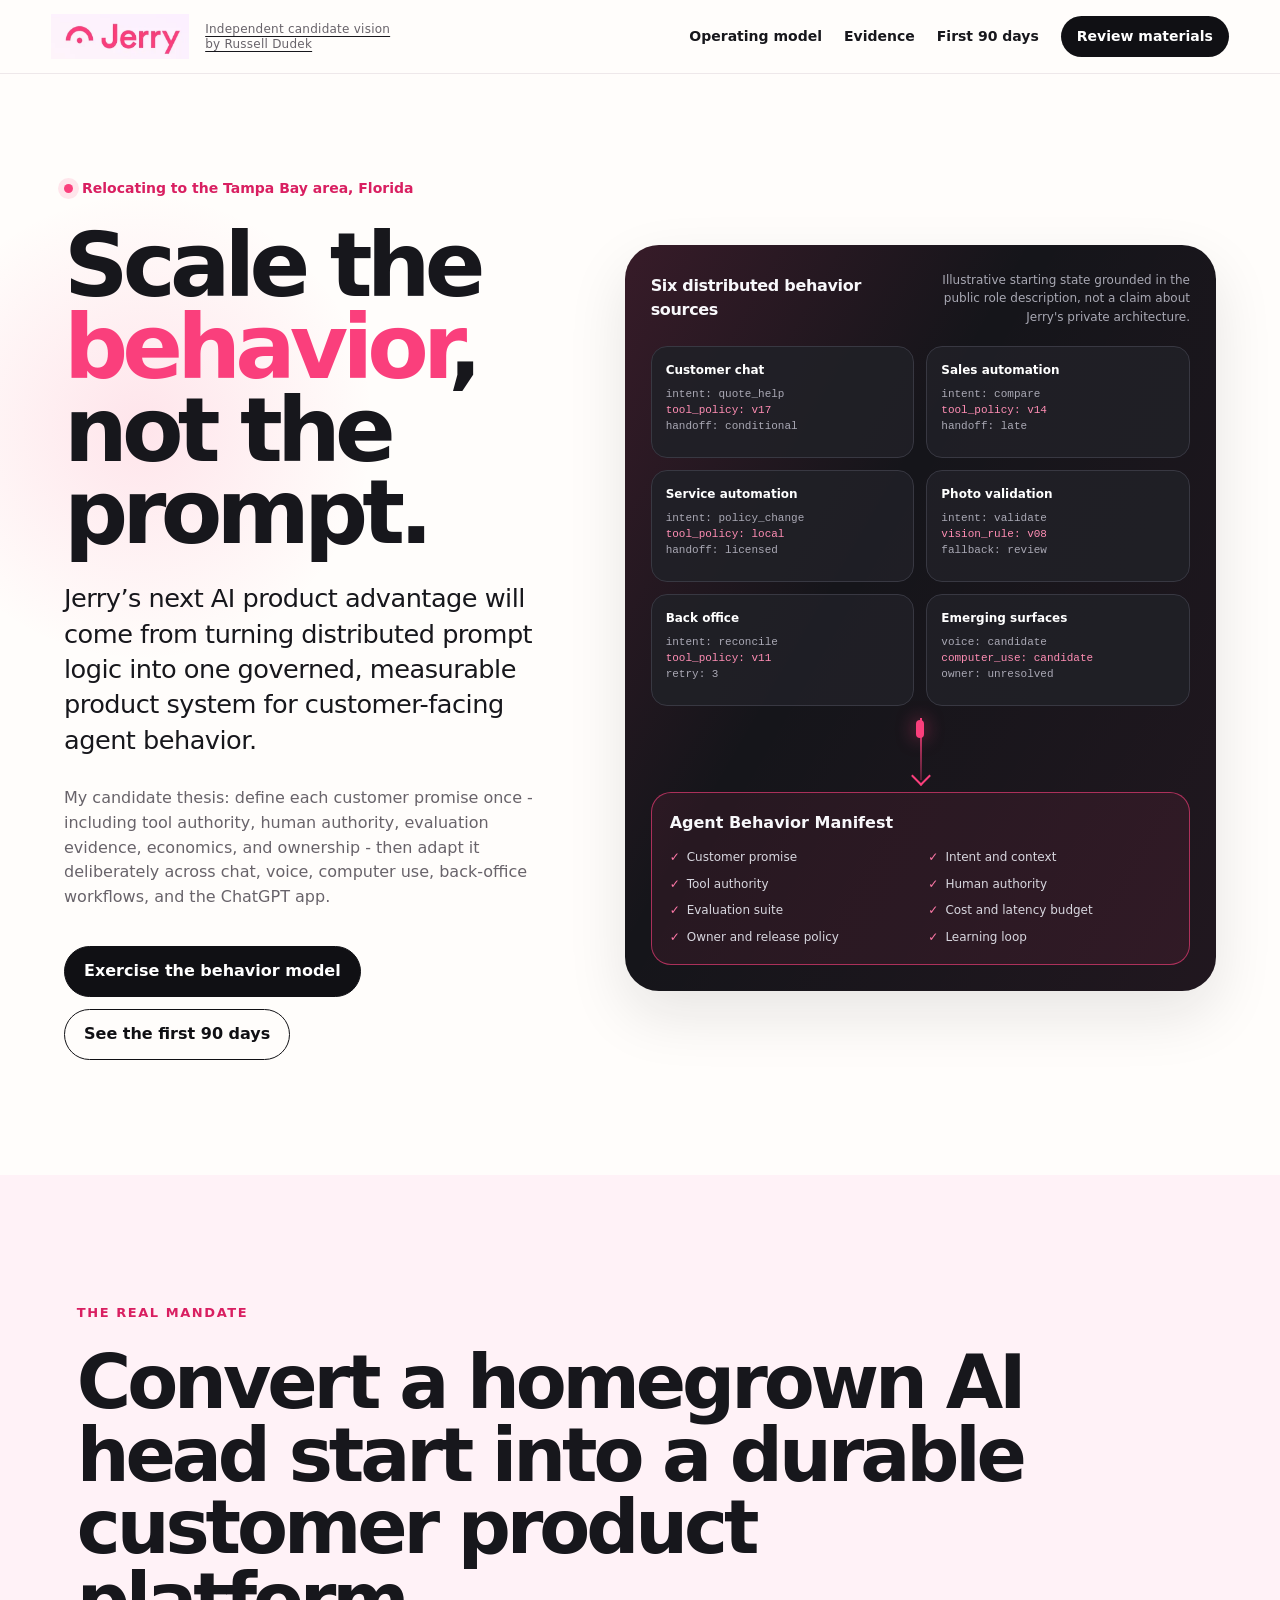
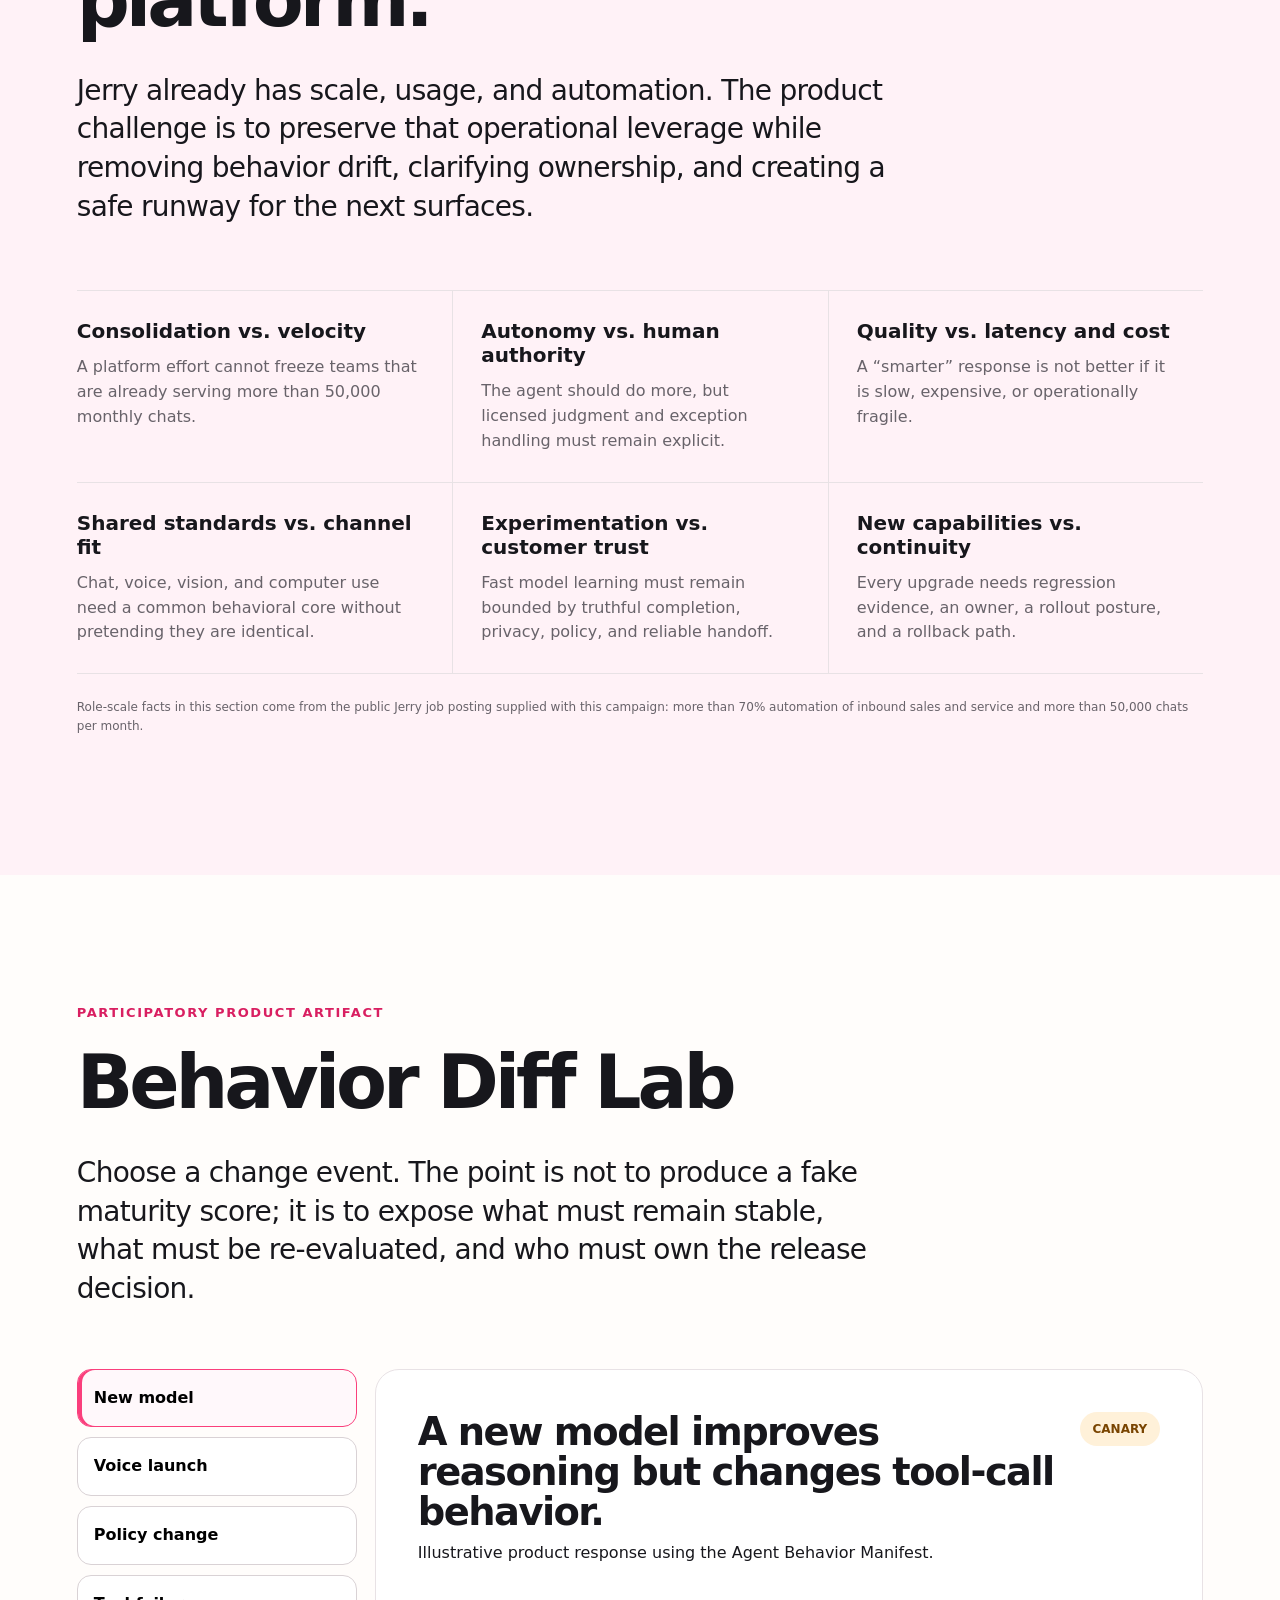
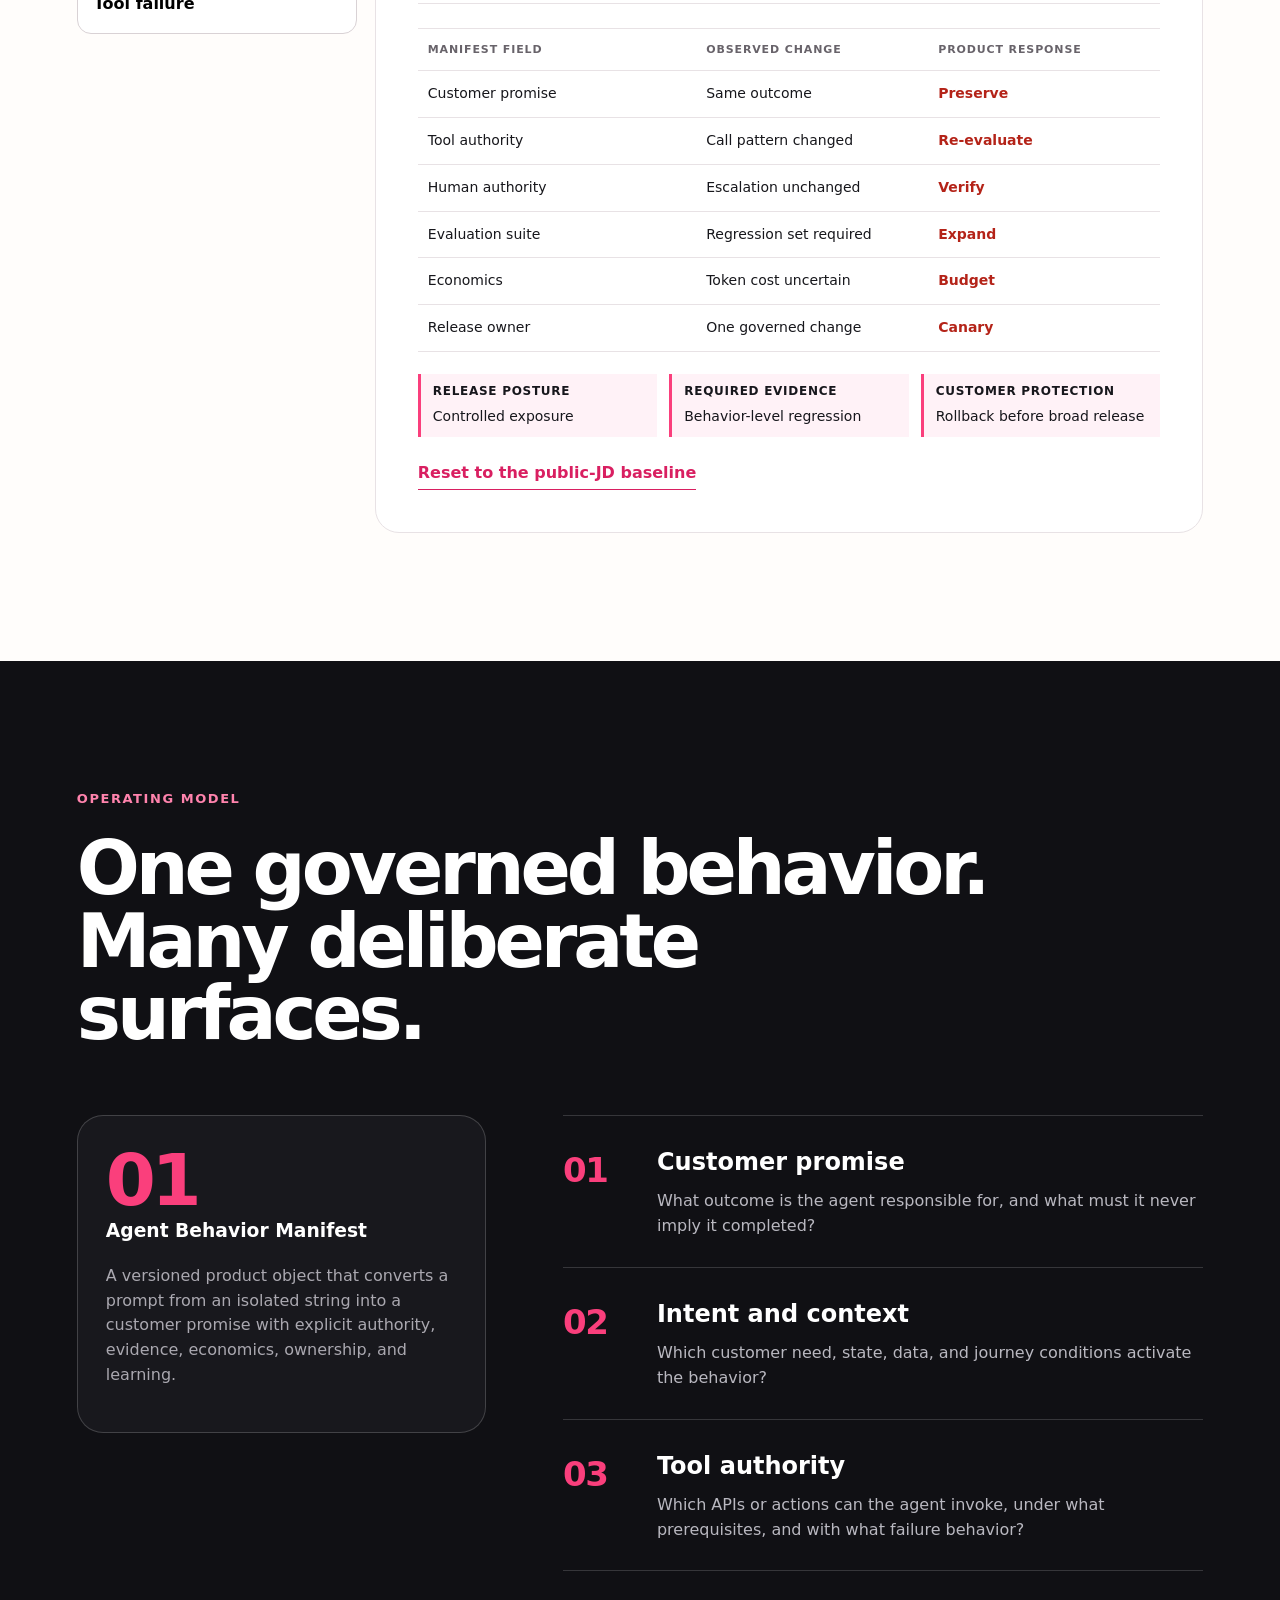
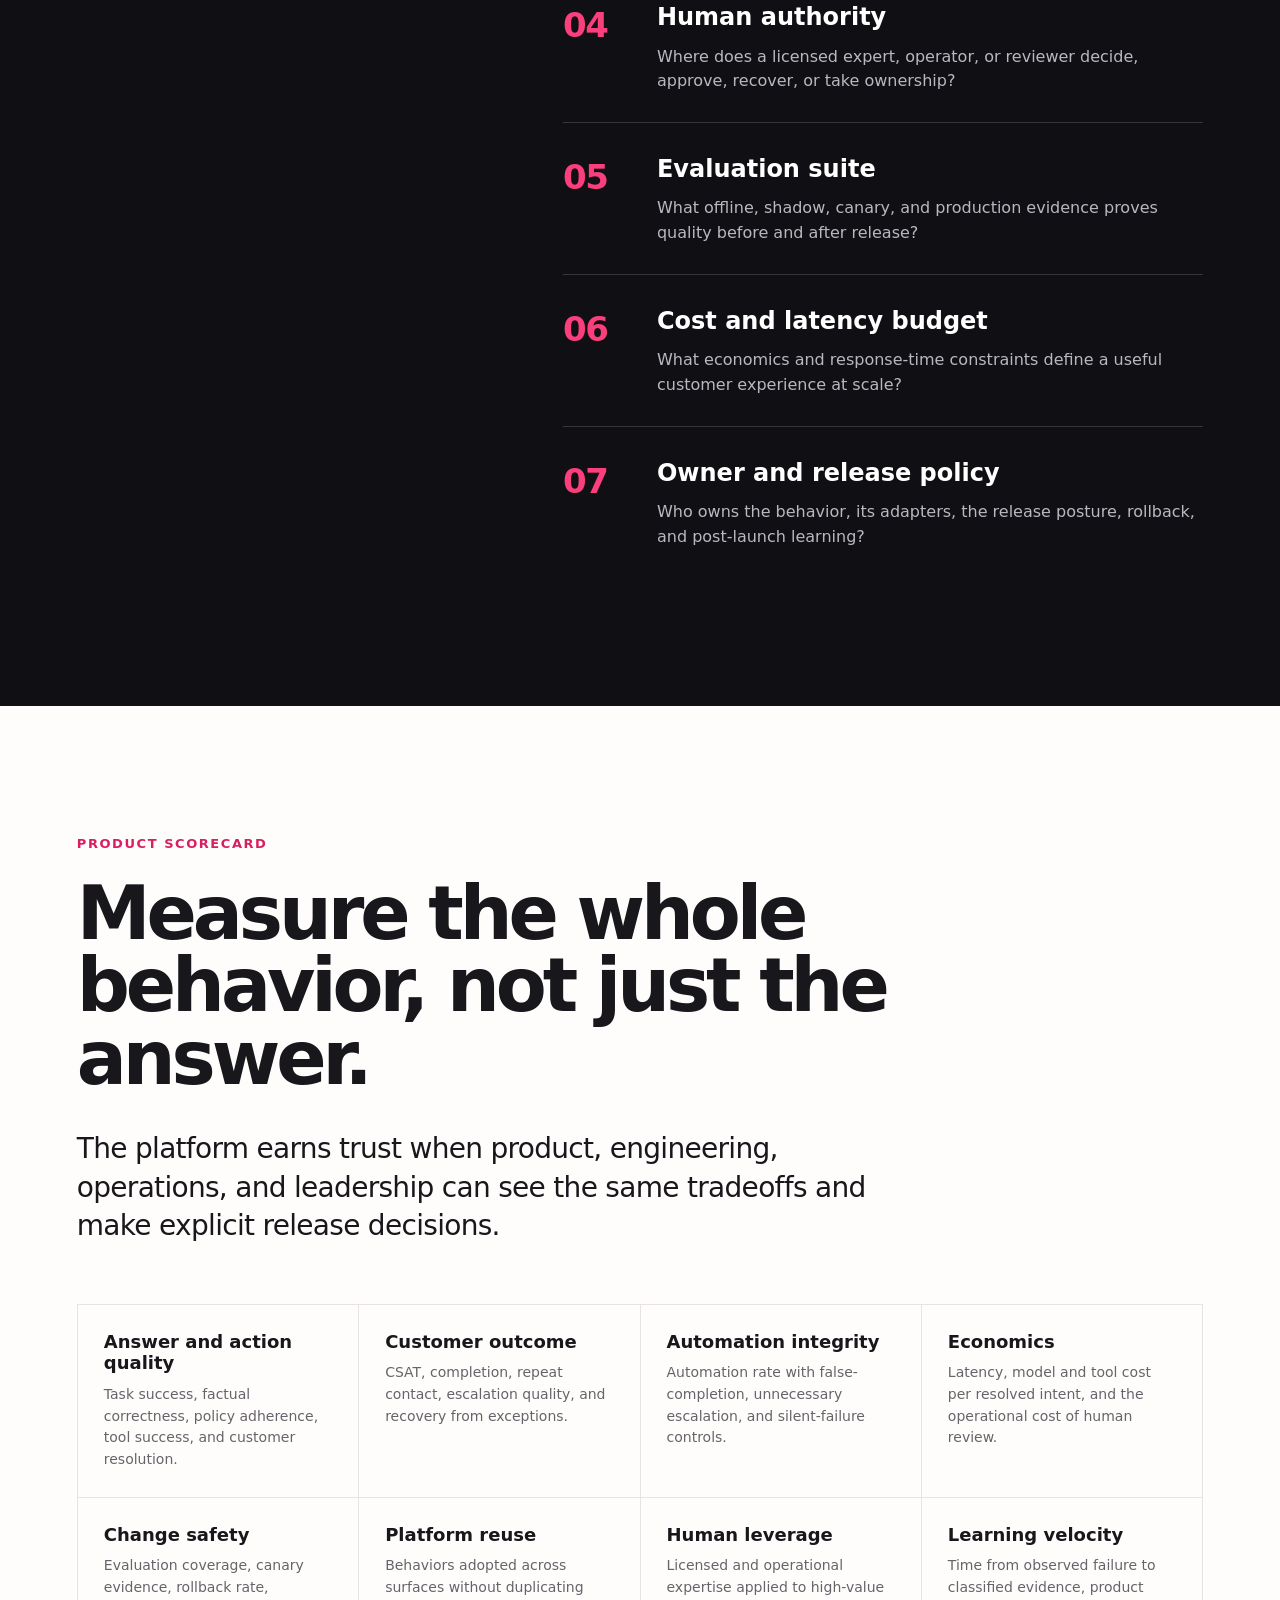
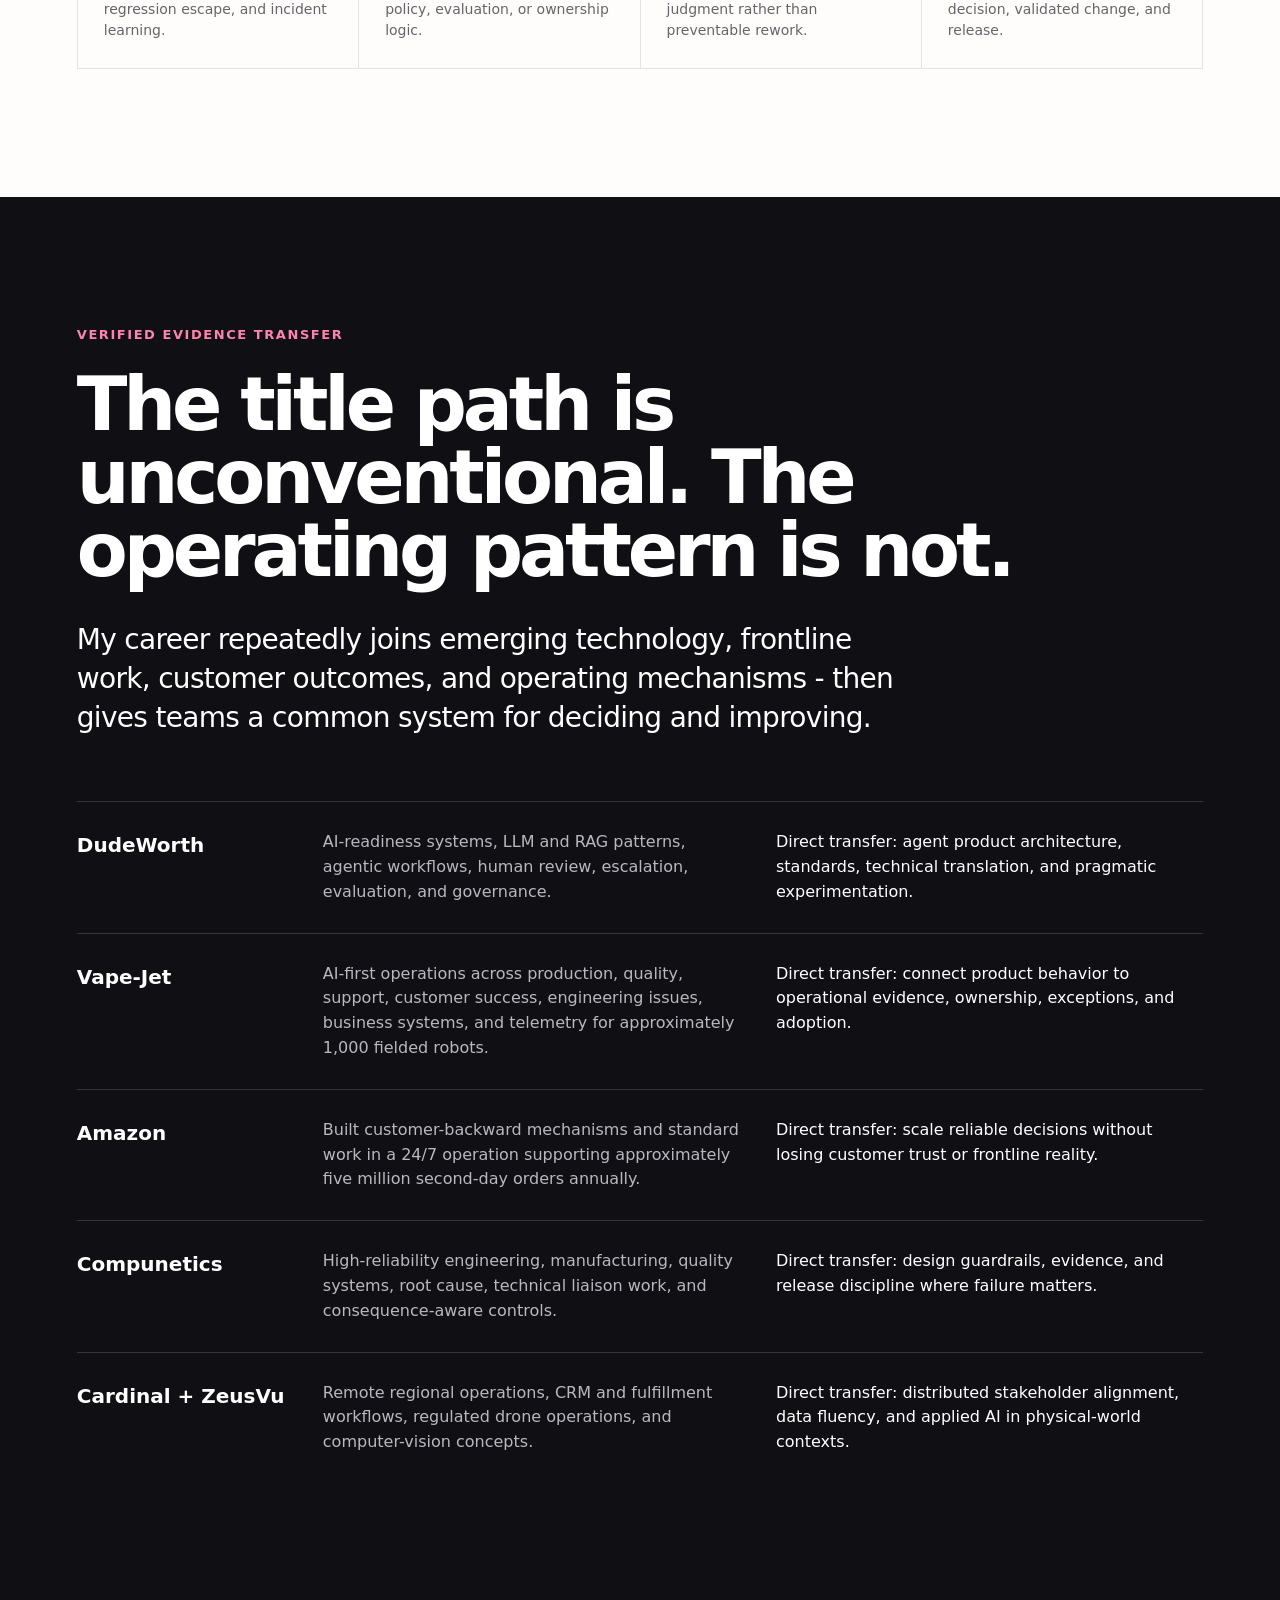
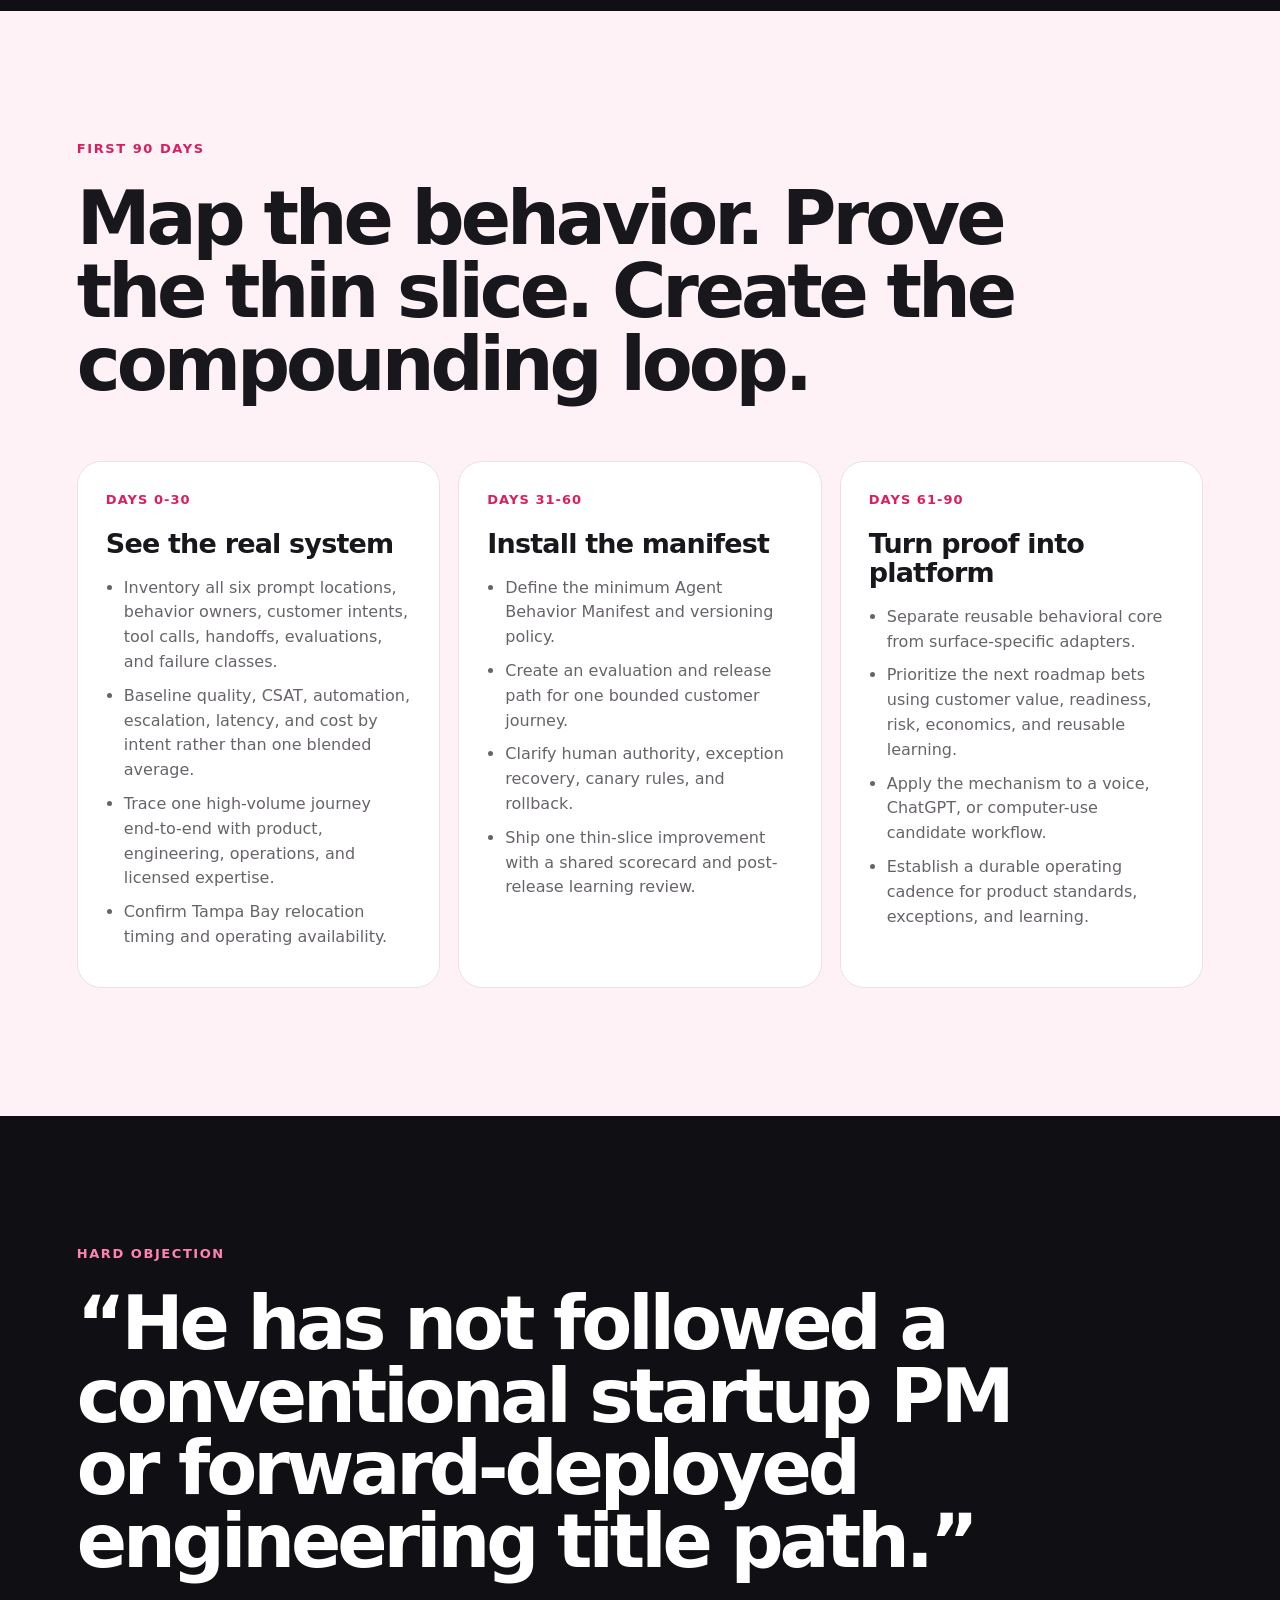
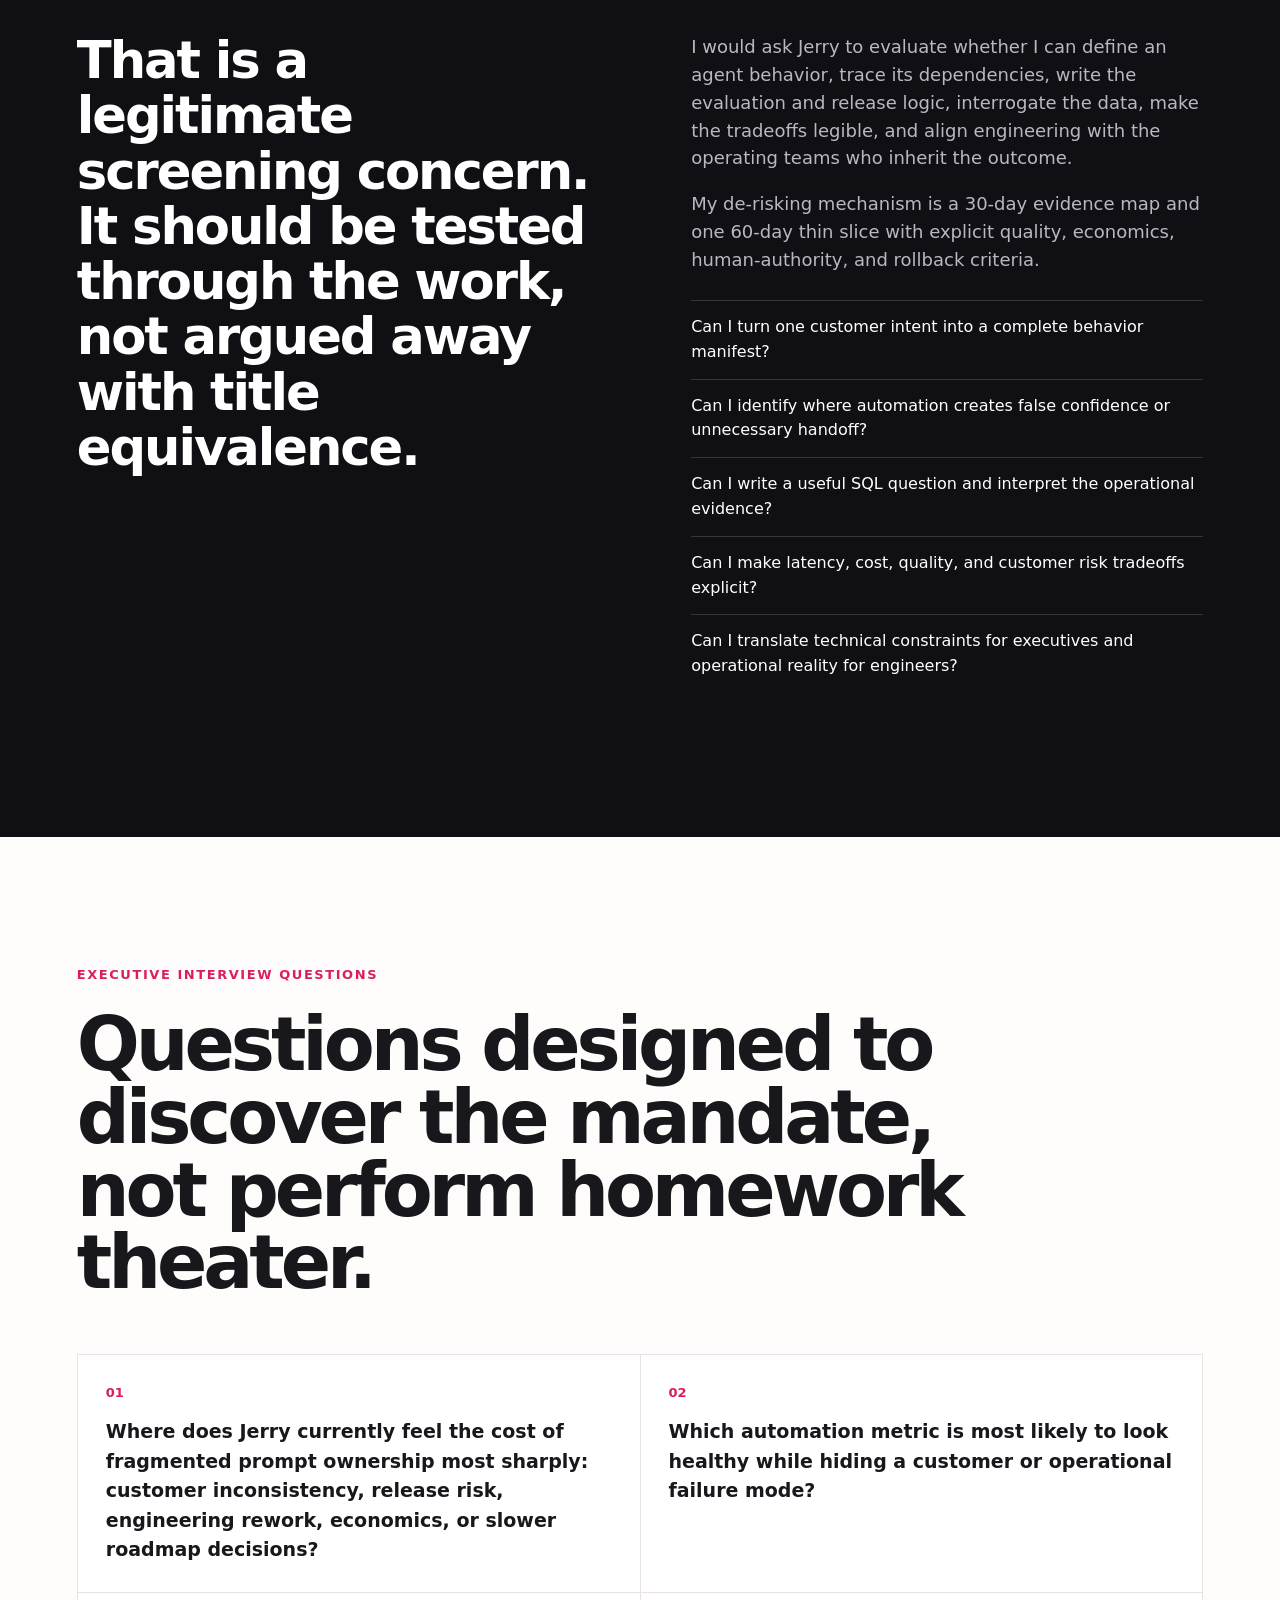
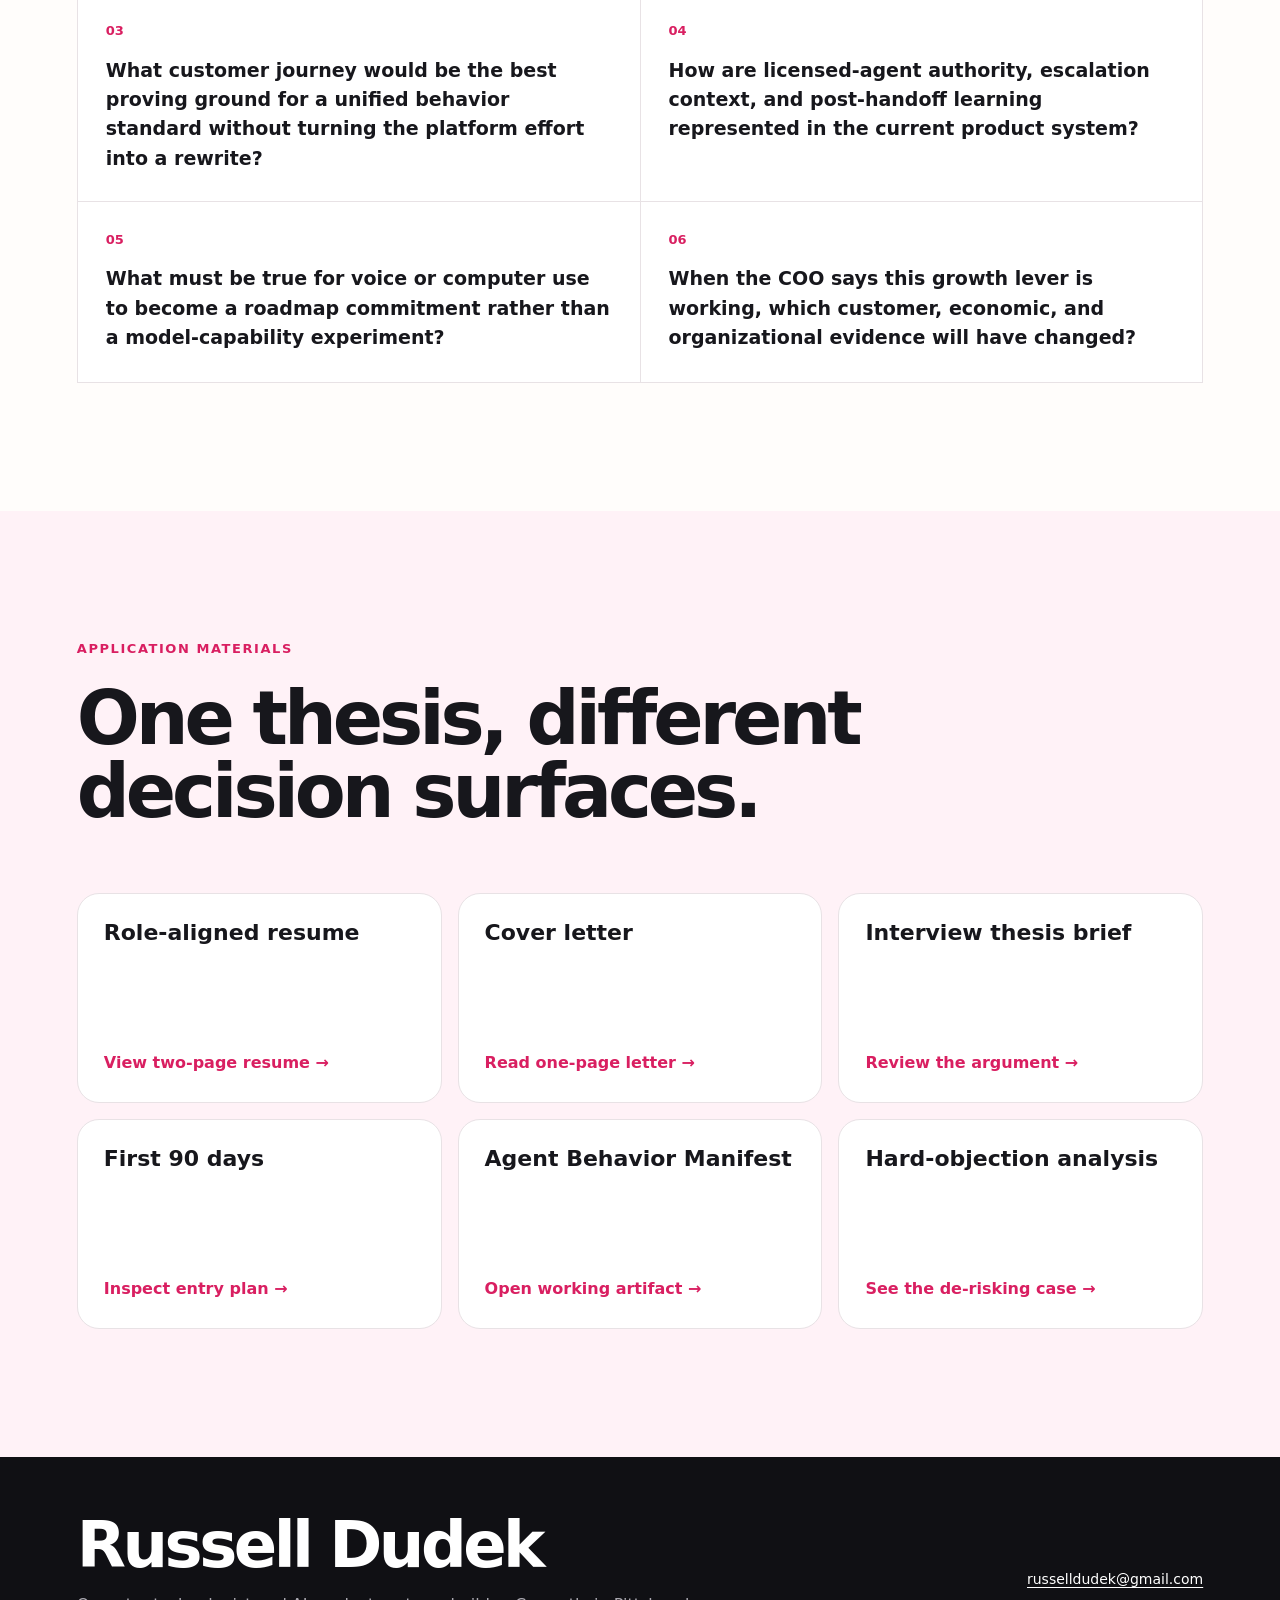
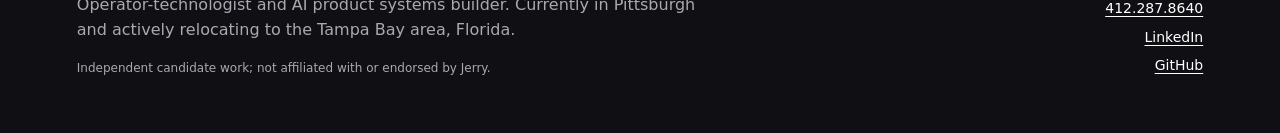
<file: index.html>
<!doctype html>
<html lang="en">
<head>
  <meta charset="utf-8">
  <meta name="viewport" content="width=device-width, initial-scale=1">
  <meta name="description" content="Independent candidate vision by Russell Dudek for Jerry's Senior Product Manager, Agentic AI role.">
  <title>Russell Dudek | Jerry Senior Product Manager, Agentic AI</title>
  <link rel="stylesheet" href="styles.css">
  <script src="app.js" defer></script>
</head>
<body>
<div class="site-shell">
  <nav class="site-nav" aria-label="Primary navigation">
    <a class="brand-lockup" href="index.html" aria-label="Jerry candidate vision home">
      <img src="assets/brand/jerry-wordmark.png" alt="Jerry wordmark">
      <small>Independent candidate vision<br>by Russell Dudek</small>
    </a>
    <div class="nav-links">
      <a href="#model">Operating model</a>
      <a href="#evidence">Evidence</a>
      <a href="#entry">First 90 days</a>
      <a class="nav-cta" href="#documents">Review materials</a>
    </div>
  </nav>

  <main>
    <section class="hero">
      <div class="hero-copy">
        <div class="location-line">Relocating to the Tampa Bay area, Florida</div>
        <h1>Scale the <span class="pink">behavior</span>, not the prompt.</h1>
        <p class="hero-lede">Jerry’s next AI product advantage will come from turning distributed prompt logic into one governed, measurable product system for customer-facing agent behavior.</p>
        <p class="hero-thesis">My candidate thesis: define each customer promise once - including tool authority, human authority, evaluation evidence, economics, and ownership - then adapt it deliberately across chat, voice, computer use, back-office workflows, and the ChatGPT app.</p>
        <div class="hero-actions">
          <a class="btn" href="#lab">Exercise the behavior model</a>
          <a class="btn alt" href="#entry">See the first 90 days</a>
        </div>
      </div>

      <div class="compiler" aria-label="Illustrative agent behavior compilation model">
        <div class="compiler-head">
          <div class="compiler-title">Six distributed behavior sources</div>
          <div class="compiler-caption">Illustrative starting state grounded in the public role description, not a claim about Jerry's private architecture.</div>
        </div>
        <div class="fragment-grid">
          <div class="fragment"><strong>Customer chat</strong><code>intent: quote_help<br><span class="change">tool_policy: v17</span><br>handoff: conditional</code></div>
          <div class="fragment"><strong>Sales automation</strong><code>intent: compare<br><span class="change">tool_policy: v14</span><br>handoff: late</code></div>
          <div class="fragment"><strong>Service automation</strong><code>intent: policy_change<br><span class="change">tool_policy: local</span><br>handoff: licensed</code></div>
          <div class="fragment"><strong>Photo validation</strong><code>intent: validate<br><span class="change">vision_rule: v08</span><br>fallback: review</code></div>
          <div class="fragment"><strong>Back office</strong><code>intent: reconcile<br><span class="change">tool_policy: v11</span><br>retry: 3</code></div>
          <div class="fragment"><strong>Emerging surfaces</strong><code>voice: candidate<br><span class="change">computer_use: candidate</span><br>owner: unresolved</code></div>
        </div>
        <div class="compile-path" aria-hidden="true"><span class="compile-pulse"></span></div>
        <div class="manifest-card">
          <h3>Agent Behavior Manifest</h3>
          <div class="manifest-fields">
            <span>Customer promise</span><span>Intent and context</span><span>Tool authority</span><span>Human authority</span><span>Evaluation suite</span><span>Cost and latency budget</span><span>Owner and release policy</span><span>Learning loop</span>
          </div>
        </div>
      </div>
    </section>

    <section class="section blush" id="context">
      <div class="section-label">The real mandate</div>
      <h2>Convert a homegrown AI head start into a durable customer product platform.</h2>
      <p class="section-intro">Jerry already has scale, usage, and automation. The product challenge is to preserve that operational leverage while removing behavior drift, clarifying ownership, and creating a safe runway for the next surfaces.</p>
      <div class="tension-band">
        <div class="tension"><strong>Consolidation vs. velocity</strong><p>A platform effort cannot freeze teams that are already serving more than 50,000 monthly chats.</p></div>
        <div class="tension"><strong>Autonomy vs. human authority</strong><p>The agent should do more, but licensed judgment and exception handling must remain explicit.</p></div>
        <div class="tension"><strong>Quality vs. latency and cost</strong><p>A “smarter” response is not better if it is slow, expensive, or operationally fragile.</p></div>
        <div class="tension"><strong>Shared standards vs. channel fit</strong><p>Chat, voice, vision, and computer use need a common behavioral core without pretending they are identical.</p></div>
        <div class="tension"><strong>Experimentation vs. customer trust</strong><p>Fast model learning must remain bounded by truthful completion, privacy, policy, and reliable handoff.</p></div>
        <div class="tension"><strong>New capabilities vs. continuity</strong><p>Every upgrade needs regression evidence, an owner, a rollout posture, and a rollback path.</p></div>
      </div>
      <p class="source-note">Role-scale facts in this section come from the public Jerry job posting supplied with this campaign: more than 70% automation of inbound sales and service and more than 50,000 chats per month.</p>
    </section>

    <section class="section" id="lab">
      <div class="section-label">Participatory product artifact</div>
      <h2>Behavior Diff Lab</h2>
      <p class="section-intro">Choose a change event. The point is not to produce a fake maturity score; it is to expose what must remain stable, what must be re-evaluated, and who must own the release decision.</p>
      <div class="lab">
        <div class="scenario-list" role="tablist" aria-label="Change-event scenarios">
          <button class="scenario-button" role="tab" aria-selected="true" data-scenario="model">New model</button>
          <button class="scenario-button" role="tab" aria-selected="false" data-scenario="voice">Voice launch</button>
          <button class="scenario-button" role="tab" aria-selected="false" data-scenario="policy">Policy change</button>
          <button class="scenario-button" role="tab" aria-selected="false" data-scenario="failure">Tool failure</button>
        </div>
        <div class="lab-output" role="tabpanel" aria-live="polite">
          <div class="lab-top"><div><h3 data-lab-title></h3><p>Illustrative product response using the Agent Behavior Manifest.</p></div><div class="decision" data-decision></div></div>
          <div class="diff-table" data-diff-table></div>
          <div class="output-summary" data-output-summary></div>
          <button class="reset-button" type="button" data-reset>Reset to the public-JD baseline</button>
        </div>
      </div>
    </section>

    <section class="section dark" id="model">
      <div class="section-label">Operating model</div>
      <h2>One governed behavior. Many deliberate surfaces.</h2>
      <div class="manifest-layout">
        <aside class="manifest-spine">
          <div class="big">01</div>
          <h3>Agent Behavior Manifest</h3>
          <p>A versioned product object that converts a prompt from an isolated string into a customer promise with explicit authority, evidence, economics, ownership, and learning.</p>
        </aside>
        <div class="manifest-list">
          <div class="manifest-item"><div><h3>Customer promise</h3><p>What outcome is the agent responsible for, and what must it never imply it completed?</p></div></div>
          <div class="manifest-item"><div><h3>Intent and context</h3><p>Which customer need, state, data, and journey conditions activate the behavior?</p></div></div>
          <div class="manifest-item"><div><h3>Tool authority</h3><p>Which APIs or actions can the agent invoke, under what prerequisites, and with what failure behavior?</p></div></div>
          <div class="manifest-item"><div><h3>Human authority</h3><p>Where does a licensed expert, operator, or reviewer decide, approve, recover, or take ownership?</p></div></div>
          <div class="manifest-item"><div><h3>Evaluation suite</h3><p>What offline, shadow, canary, and production evidence proves quality before and after release?</p></div></div>
          <div class="manifest-item"><div><h3>Cost and latency budget</h3><p>What economics and response-time constraints define a useful customer experience at scale?</p></div></div>
          <div class="manifest-item"><div><h3>Owner and release policy</h3><p>Who owns the behavior, its adapters, the release posture, rollback, and post-launch learning?</p></div></div>
        </div>
      </div>
    </section>

    <section class="section" id="scorecard">
      <div class="section-label">Product scorecard</div>
      <h2>Measure the whole behavior, not just the answer.</h2>
      <p class="section-intro">The platform earns trust when product, engineering, operations, and leadership can see the same tradeoffs and make explicit release decisions.</p>
      <div class="scorecard">
        <div class="metric"><strong>Answer and action quality</strong><p>Task success, factual correctness, policy adherence, tool success, and customer resolution.</p></div>
        <div class="metric"><strong>Customer outcome</strong><p>CSAT, completion, repeat contact, escalation quality, and recovery from exceptions.</p></div>
        <div class="metric"><strong>Automation integrity</strong><p>Automation rate with false-completion, unnecessary escalation, and silent-failure controls.</p></div>
        <div class="metric"><strong>Economics</strong><p>Latency, model and tool cost per resolved intent, and the operational cost of human review.</p></div>
        <div class="metric"><strong>Change safety</strong><p>Evaluation coverage, canary evidence, rollback rate, regression escape, and incident learning.</p></div>
        <div class="metric"><strong>Platform reuse</strong><p>Behaviors adopted across surfaces without duplicating policy, evaluation, or ownership logic.</p></div>
        <div class="metric"><strong>Human leverage</strong><p>Licensed and operational expertise applied to high-value judgment rather than preventable rework.</p></div>
        <div class="metric"><strong>Learning velocity</strong><p>Time from observed failure to classified evidence, product decision, validated change, and release.</p></div>
      </div>
    </section>

    <section class="section dark" id="evidence">
      <div class="section-label">Verified evidence transfer</div>
      <h2>The title path is unconventional. The operating pattern is not.</h2>
      <p class="section-intro">My career repeatedly joins emerging technology, frontline work, customer outcomes, and operating mechanisms - then gives teams a common system for deciding and improving.</p>
      <div class="evidence-river">
        <div class="evidence-row"><strong>DudeWorth</strong><p>AI-readiness systems, LLM and RAG patterns, agentic workflows, human review, escalation, evaluation, and governance.</p><p class="transfer">Direct transfer: agent product architecture, standards, technical translation, and pragmatic experimentation.</p></div>
        <div class="evidence-row"><strong>Vape-Jet</strong><p>AI-first operations across production, quality, support, customer success, engineering issues, business systems, and telemetry for approximately 1,000 fielded robots.</p><p class="transfer">Direct transfer: connect product behavior to operational evidence, ownership, exceptions, and adoption.</p></div>
        <div class="evidence-row"><strong>Amazon</strong><p>Built customer-backward mechanisms and standard work in a 24/7 operation supporting approximately five million second-day orders annually.</p><p class="transfer">Direct transfer: scale reliable decisions without losing customer trust or frontline reality.</p></div>
        <div class="evidence-row"><strong>Compunetics</strong><p>High-reliability engineering, manufacturing, quality systems, root cause, technical liaison work, and consequence-aware controls.</p><p class="transfer">Direct transfer: design guardrails, evidence, and release discipline where failure matters.</p></div>
        <div class="evidence-row"><strong>Cardinal + ZeusVu</strong><p>Remote regional operations, CRM and fulfillment workflows, regulated drone operations, and computer-vision concepts.</p><p class="transfer">Direct transfer: distributed stakeholder alignment, data fluency, and applied AI in physical-world contexts.</p></div>
      </div>
    </section>

    <section class="section blush" id="entry">
      <div class="section-label">First 90 days</div>
      <h2>Map the behavior. Prove the thin slice. Create the compounding loop.</h2>
      <div class="plan">
        <article class="phase"><div class="days">Days 0-30</div><h3>See the real system</h3><ul><li>Inventory all six prompt locations, behavior owners, customer intents, tool calls, handoffs, evaluations, and failure classes.</li><li>Baseline quality, CSAT, automation, escalation, latency, and cost by intent rather than one blended average.</li><li>Trace one high-volume journey end-to-end with product, engineering, operations, and licensed expertise.</li><li>Confirm Tampa Bay relocation timing and operating availability.</li></ul></article>
        <article class="phase"><div class="days">Days 31-60</div><h3>Install the manifest</h3><ul><li>Define the minimum Agent Behavior Manifest and versioning policy.</li><li>Create an evaluation and release path for one bounded customer journey.</li><li>Clarify human authority, exception recovery, canary rules, and rollback.</li><li>Ship one thin-slice improvement with a shared scorecard and post-release learning review.</li></ul></article>
        <article class="phase"><div class="days">Days 61-90</div><h3>Turn proof into platform</h3><ul><li>Separate reusable behavioral core from surface-specific adapters.</li><li>Prioritize the next roadmap bets using customer value, readiness, risk, economics, and reusable learning.</li><li>Apply the mechanism to a voice, ChatGPT, or computer-use candidate workflow.</li><li>Establish a durable operating cadence for product standards, exceptions, and learning.</li></ul></article>
      </div>
    </section>

    <section class="section dark" id="objection">
      <div class="section-label">Hard objection</div>
      <h2>“He has not followed a conventional startup PM or forward-deployed engineering title path.”</h2>
      <div class="objection">
        <blockquote>That is a legitimate screening concern. It should be tested through the work, not argued away with title equivalence.</blockquote>
        <div><p>I would ask Jerry to evaluate whether I can define an agent behavior, trace its dependencies, write the evaluation and release logic, interrogate the data, make the tradeoffs legible, and align engineering with the operating teams who inherit the outcome.</p><p>My de-risking mechanism is a 30-day evidence map and one 60-day thin slice with explicit quality, economics, human-authority, and rollback criteria.</p><ul class="proof-tests"><li>Can I turn one customer intent into a complete behavior manifest?</li><li>Can I identify where automation creates false confidence or unnecessary handoff?</li><li>Can I write a useful SQL question and interpret the operational evidence?</li><li>Can I make latency, cost, quality, and customer risk tradeoffs explicit?</li><li>Can I translate technical constraints for executives and operational reality for engineers?</li></ul></div>
      </div>
    </section>

    <section class="section" id="questions">
      <div class="section-label">Executive interview questions</div>
      <h2>Questions designed to discover the mandate, not perform homework theater.</h2>
      <div class="questions">
        <div class="question"><span>01</span>Where does Jerry currently feel the cost of fragmented prompt ownership most sharply: customer inconsistency, release risk, engineering rework, economics, or slower roadmap decisions?</div>
        <div class="question"><span>02</span>Which automation metric is most likely to look healthy while hiding a customer or operational failure mode?</div>
        <div class="question"><span>03</span>What customer journey would be the best proving ground for a unified behavior standard without turning the platform effort into a rewrite?</div>
        <div class="question"><span>04</span>How are licensed-agent authority, escalation context, and post-handoff learning represented in the current product system?</div>
        <div class="question"><span>05</span>What must be true for voice or computer use to become a roadmap commitment rather than a model-capability experiment?</div>
        <div class="question"><span>06</span>When the COO says this growth lever is working, which customer, economic, and organizational evidence will have changed?</div>
      </div>
    </section>

    <section class="section blush" id="documents">
      <div class="section-label">Application materials</div>
      <h2>One thesis, different decision surfaces.</h2>
      <div class="doc-rail">
        <a class="doc-link" href="resume.html"><strong>Role-aligned resume</strong><span>View two-page resume →</span></a>
        <a class="doc-link" href="cover-letter.html"><strong>Cover letter</strong><span>Read one-page letter →</span></a>
        <a class="doc-link" href="interview-brief.html"><strong>Interview thesis brief</strong><span>Review the argument →</span></a>
        <a class="doc-link" href="90-day-plan.html"><strong>First 90 days</strong><span>Inspect entry plan →</span></a>
        <a class="doc-link" href="behavior-manifest.html"><strong>Agent Behavior Manifest</strong><span>Open working artifact →</span></a>
        <a class="doc-link" href="objection-analysis.html"><strong>Hard-objection analysis</strong><span>See the de-risking case →</span></a>
      </div>
    </section>
  </main>

  <footer class="site-footer">
    <div><strong>Russell Dudek</strong><p>Operator-technologist and AI product systems builder. Currently in Pittsburgh and actively relocating to the Tampa Bay area, Florida.</p><p class="source-note">Independent candidate work; not affiliated with or endorsed by Jerry.</p></div>
    <div class="contact"><a href="mailto:russelldudek@gmail.com">russelldudek@gmail.com</a><a href="tel:+14122878640">412.287.8640</a><a href="https://www.linkedin.com/in/russelldudek">LinkedIn</a><a href="https://github.com/russelldudek">GitHub</a></div>
  </footer>
</div>
</body>
</html>
</file>
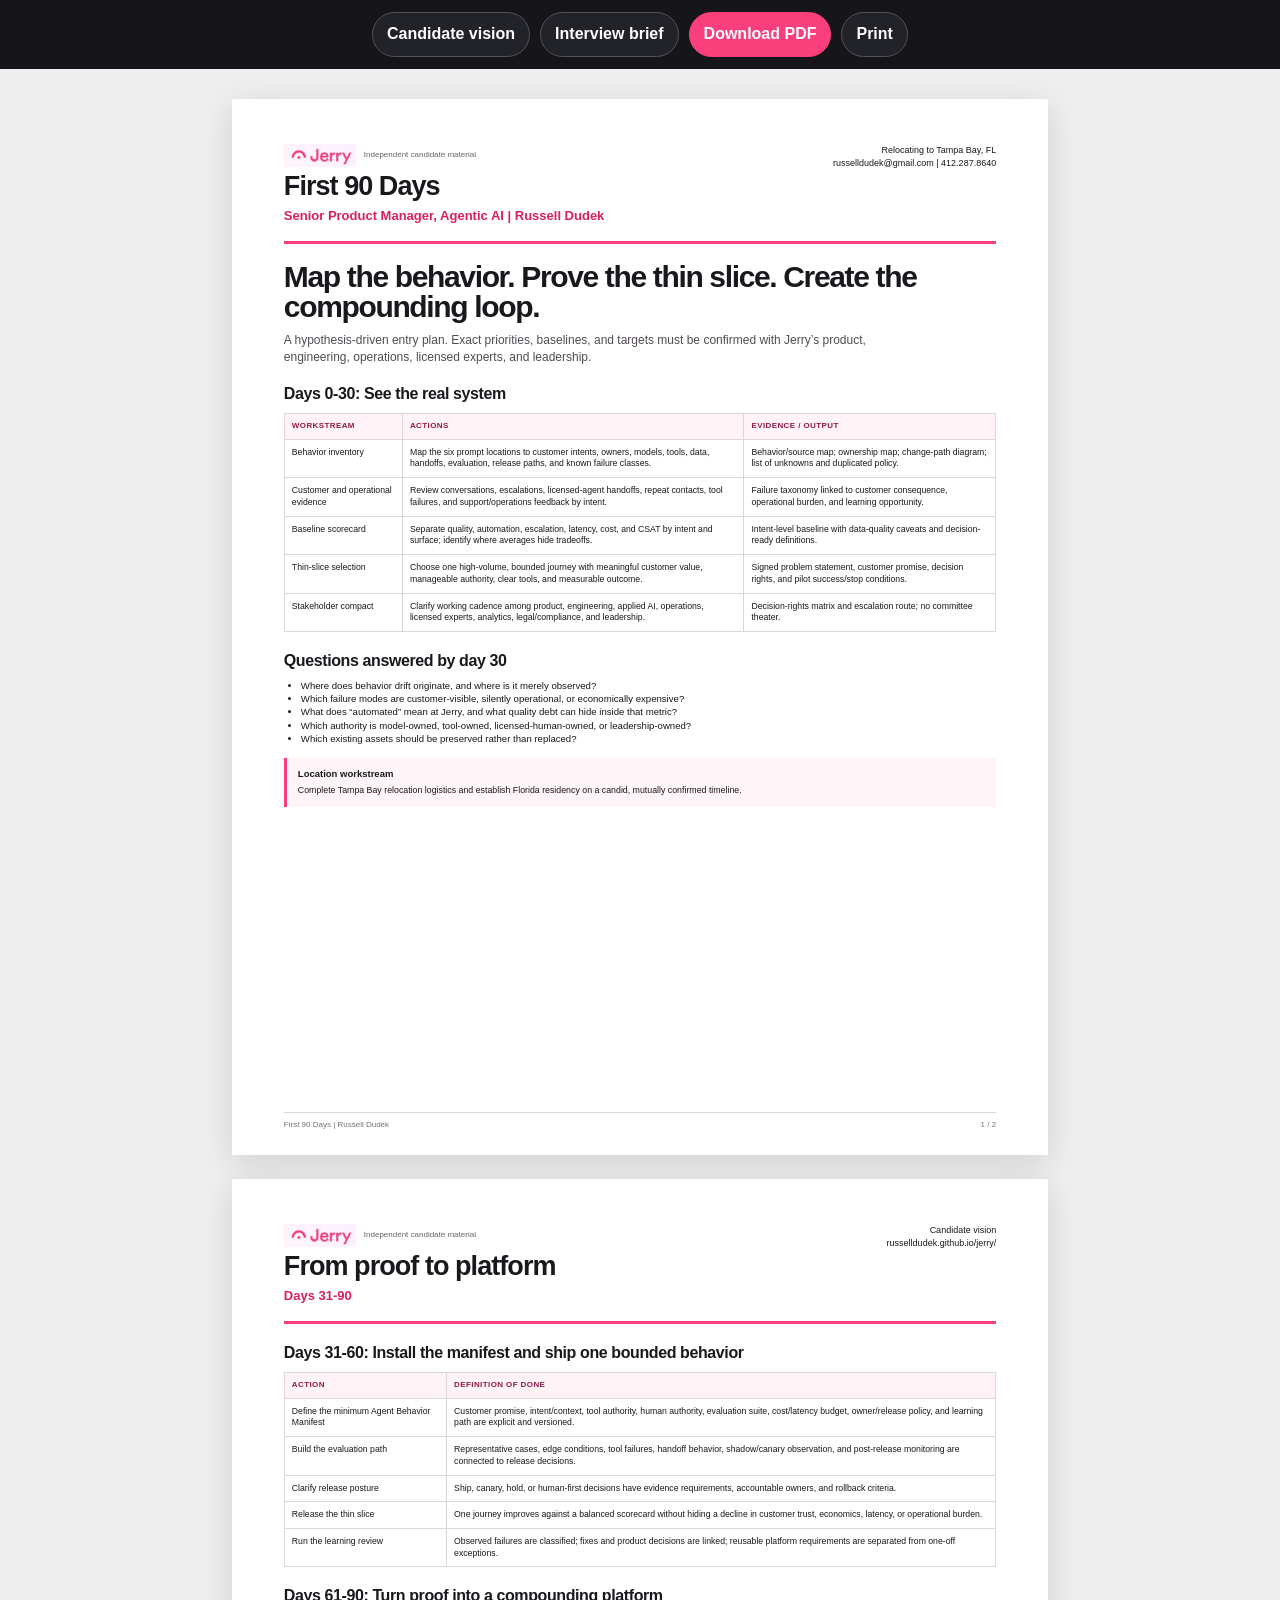
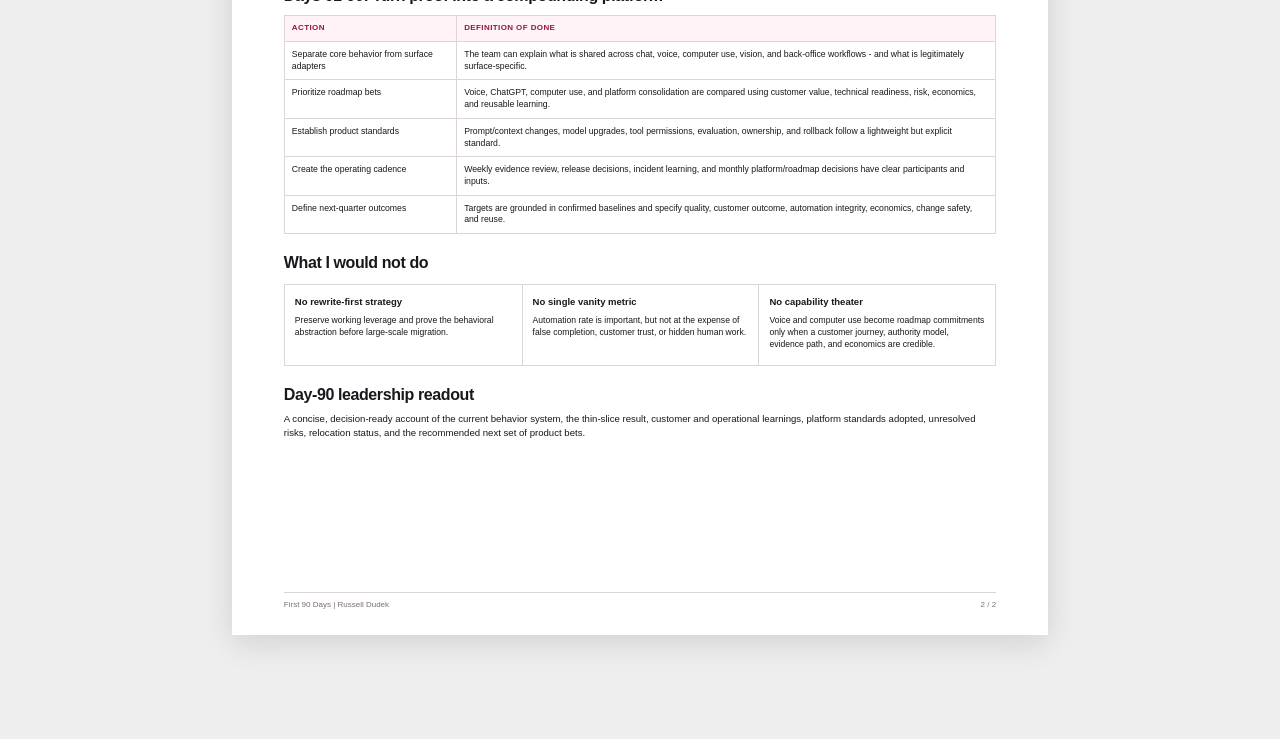
<file: 90-day-plan.html>
<!doctype html><html lang="en"><head><meta charset="utf-8"><meta name="viewport" content="width=device-width,initial-scale=1"><title>Jerry First 90 Days - Russell Dudek</title><link rel="stylesheet" href="styles.css"></head><body class="doc-body"><nav class="doc-toolbar"><a href="index.html">Candidate vision</a><a href="interview-brief.html">Interview brief</a><a class="primary" href="docs/Russell-Dudek-Jerry-90-Day-Plan.pdf" download>Download PDF</a><button onclick="window.print()">Print</button></nav><main class="document-stack">
<section class="paper"><header class="doc-head"><div><div class="doc-brand"><img src="assets/brand/jerry-wordmark.png" alt="Jerry"><span>Independent candidate material</span></div><div class="doc-name">First 90 Days</div><div class="doc-title">Senior Product Manager, Agentic AI | Russell Dudek</div></div><div class="doc-contact">Relocating to Tampa Bay, FL<br>russelldudek@gmail.com | 412.287.8640</div></header><h1 class="report-title">Map the behavior. Prove the thin slice. Create the compounding loop.</h1><p class="report-deck">A hypothesis-driven entry plan. Exact priorities, baselines, and targets must be confirmed with Jerry’s product, engineering, operations, licensed experts, and leadership.</p>
<section class="report-section"><h2>Days 0-30: See the real system</h2><table class="report-table"><thead><tr><th>Workstream</th><th>Actions</th><th>Evidence / output</th></tr></thead><tbody><tr><td>Behavior inventory</td><td>Map the six prompt locations to customer intents, owners, models, tools, data, handoffs, evaluation, release paths, and known failure classes.</td><td>Behavior/source map; ownership map; change-path diagram; list of unknowns and duplicated policy.</td></tr><tr><td>Customer and operational evidence</td><td>Review conversations, escalations, licensed-agent handoffs, repeat contacts, tool failures, and support/operations feedback by intent.</td><td>Failure taxonomy linked to customer consequence, operational burden, and learning opportunity.</td></tr><tr><td>Baseline scorecard</td><td>Separate quality, automation, escalation, latency, cost, and CSAT by intent and surface; identify where averages hide tradeoffs.</td><td>Intent-level baseline with data-quality caveats and decision-ready definitions.</td></tr><tr><td>Thin-slice selection</td><td>Choose one high-volume, bounded journey with meaningful customer value, manageable authority, clear tools, and measurable outcome.</td><td>Signed problem statement, customer promise, decision rights, and pilot success/stop conditions.</td></tr><tr><td>Stakeholder compact</td><td>Clarify working cadence among product, engineering, applied AI, operations, licensed experts, analytics, legal/compliance, and leadership.</td><td>Decision-rights matrix and escalation route; no committee theater.</td></tr></tbody></table></section>
<section class="report-section"><h2>Questions answered by day 30</h2><ul><li>Where does behavior drift originate, and where is it merely observed?</li><li>Which failure modes are customer-visible, silently operational, or economically expensive?</li><li>What does “automated” mean at Jerry, and what quality debt can hide inside that metric?</li><li>Which authority is model-owned, tool-owned, licensed-human-owned, or leadership-owned?</li><li>Which existing assets should be preserved rather than replaced?</li></ul></section>
<div class="doc-callout"><strong>Location workstream</strong><p>Complete Tampa Bay relocation logistics and establish Florida residency on a candid, mutually confirmed timeline.</p></div>
<footer class="doc-footer"><span>First 90 Days | Russell Dudek</span><span>1 / 2</span></footer></section>

<section class="paper"><header class="doc-head"><div><div class="doc-brand"><img src="assets/brand/jerry-wordmark.png" alt="Jerry"><span>Independent candidate material</span></div><div class="doc-name">From proof to platform</div><div class="doc-title">Days 31-90</div></div><div class="doc-contact">Candidate vision<br>russelldudek.github.io/jerry/</div></header>
<section class="report-section"><h2>Days 31-60: Install the manifest and ship one bounded behavior</h2><table class="report-table"><thead><tr><th>Action</th><th>Definition of done</th></tr></thead><tbody><tr><td>Define the minimum Agent Behavior Manifest</td><td>Customer promise, intent/context, tool authority, human authority, evaluation suite, cost/latency budget, owner/release policy, and learning path are explicit and versioned.</td></tr><tr><td>Build the evaluation path</td><td>Representative cases, edge conditions, tool failures, handoff behavior, shadow/canary observation, and post-release monitoring are connected to release decisions.</td></tr><tr><td>Clarify release posture</td><td>Ship, canary, hold, or human-first decisions have evidence requirements, accountable owners, and rollback criteria.</td></tr><tr><td>Release the thin slice</td><td>One journey improves against a balanced scorecard without hiding a decline in customer trust, economics, latency, or operational burden.</td></tr><tr><td>Run the learning review</td><td>Observed failures are classified; fixes and product decisions are linked; reusable platform requirements are separated from one-off exceptions.</td></tr></tbody></table></section>
<section class="report-section"><h2>Days 61-90: Turn proof into a compounding platform</h2><table class="report-table"><thead><tr><th>Action</th><th>Definition of done</th></tr></thead><tbody><tr><td>Separate core behavior from surface adapters</td><td>The team can explain what is shared across chat, voice, computer use, vision, and back-office workflows - and what is legitimately surface-specific.</td></tr><tr><td>Prioritize roadmap bets</td><td>Voice, ChatGPT, computer use, and platform consolidation are compared using customer value, technical readiness, risk, economics, and reusable learning.</td></tr><tr><td>Establish product standards</td><td>Prompt/context changes, model upgrades, tool permissions, evaluation, ownership, and rollback follow a lightweight but explicit standard.</td></tr><tr><td>Create the operating cadence</td><td>Weekly evidence review, release decisions, incident learning, and monthly platform/roadmap decisions have clear participants and inputs.</td></tr><tr><td>Define next-quarter outcomes</td><td>Targets are grounded in confirmed baselines and specify quality, customer outcome, automation integrity, economics, change safety, and reuse.</td></tr></tbody></table></section>
<section class="report-section"><h2>What I would not do</h2><div class="report-band"><div><strong>No rewrite-first strategy</strong><p>Preserve working leverage and prove the behavioral abstraction before large-scale migration.</p></div><div><strong>No single vanity metric</strong><p>Automation rate is important, but not at the expense of false completion, customer trust, or hidden human work.</p></div><div><strong>No capability theater</strong><p>Voice and computer use become roadmap commitments only when a customer journey, authority model, evidence path, and economics are credible.</p></div></div></section>
<section class="report-section"><h2>Day-90 leadership readout</h2><p>A concise, decision-ready account of the current behavior system, the thin-slice result, customer and operational learnings, platform standards adopted, unresolved risks, relocation status, and the recommended next set of product bets.</p></section>
<footer class="doc-footer"><span>First 90 Days | Russell Dudek</span><span>2 / 2</span></footer></section></main></body></html>
</file>
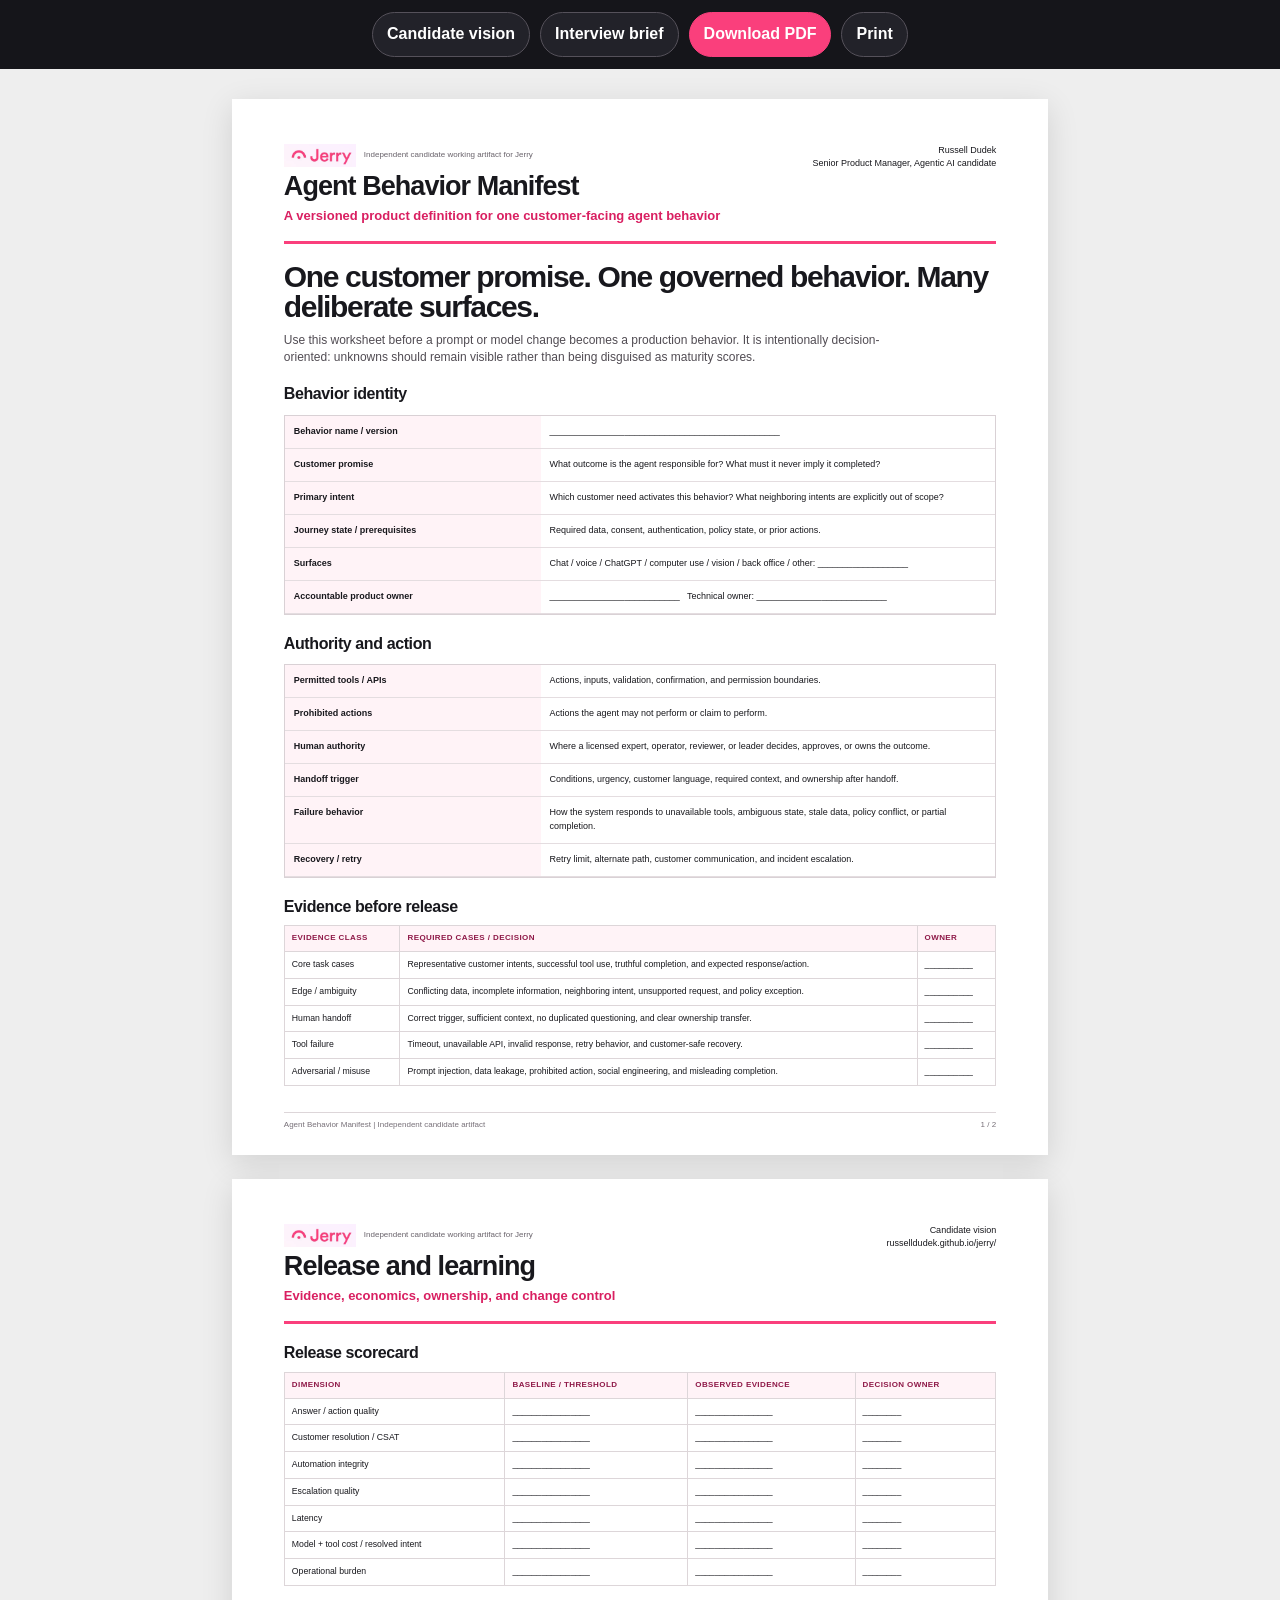
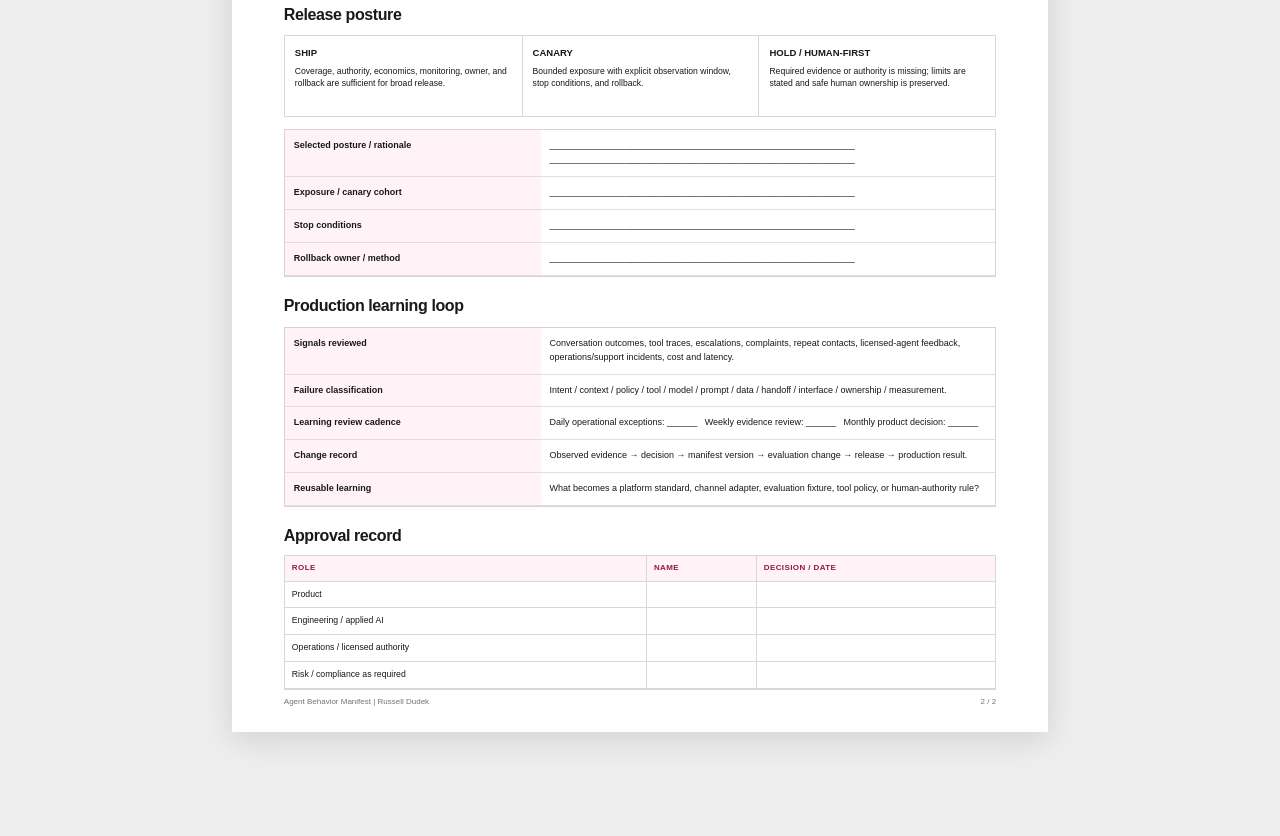
<file: behavior-manifest.html>
<!doctype html><html lang="en"><head><meta charset="utf-8"><meta name="viewport" content="width=device-width,initial-scale=1"><title>Agent Behavior Manifest - Jerry Candidate Artifact</title><link rel="stylesheet" href="styles.css"></head><body class="doc-body dense-manifest"><nav class="doc-toolbar"><a href="index.html">Candidate vision</a><a href="interview-brief.html">Interview brief</a><a class="primary" href="docs/Russell-Dudek-Jerry-Agent-Behavior-Manifest.pdf" download>Download PDF</a><button onclick="window.print()">Print</button></nav><main class="document-stack">
<section class="paper"><header class="doc-head"><div><div class="doc-brand"><img src="assets/brand/jerry-wordmark.png" alt="Jerry"><span>Independent candidate working artifact for Jerry</span></div><div class="doc-name">Agent Behavior Manifest</div><div class="doc-title">A versioned product definition for one customer-facing agent behavior</div></div><div class="doc-contact">Russell Dudek<br>Senior Product Manager, Agentic AI candidate</div></header><h1 class="report-title">One customer promise. One governed behavior. Many deliberate surfaces.</h1><p class="report-deck">Use this worksheet before a prompt or model change becomes a production behavior. It is intentionally decision-oriented: unknowns should remain visible rather than being disguised as maturity scores.</p>
<section class="report-section"><h2>Behavior identity</h2><div class="manifest-sheet"><div>Behavior name / version</div><div>______________________________________________</div><div>Customer promise</div><div>What outcome is the agent responsible for? What must it never imply it completed?</div><div>Primary intent</div><div>Which customer need activates this behavior? What neighboring intents are explicitly out of scope?</div><div>Journey state / prerequisites</div><div>Required data, consent, authentication, policy state, or prior actions.</div><div>Surfaces</div><div>Chat / voice / ChatGPT / computer use / vision / back office / other: __________________</div><div>Accountable product owner</div><div>__________________________ &nbsp; Technical owner: __________________________</div></div></section>
<section class="report-section"><h2>Authority and action</h2><div class="manifest-sheet"><div>Permitted tools / APIs</div><div>Actions, inputs, validation, confirmation, and permission boundaries.</div><div>Prohibited actions</div><div>Actions the agent may not perform or claim to perform.</div><div>Human authority</div><div>Where a licensed expert, operator, reviewer, or leader decides, approves, or owns the outcome.</div><div>Handoff trigger</div><div>Conditions, urgency, customer language, required context, and ownership after handoff.</div><div>Failure behavior</div><div>How the system responds to unavailable tools, ambiguous state, stale data, policy conflict, or partial completion.</div><div>Recovery / retry</div><div>Retry limit, alternate path, customer communication, and incident escalation.</div></div></section>
<section class="report-section"><h2>Evidence before release</h2><table class="report-table"><thead><tr><th>Evidence class</th><th>Required cases / decision</th><th>Owner</th></tr></thead><tbody><tr><td>Core task cases</td><td>Representative customer intents, successful tool use, truthful completion, and expected response/action.</td><td>__________</td></tr><tr><td>Edge / ambiguity</td><td>Conflicting data, incomplete information, neighboring intent, unsupported request, and policy exception.</td><td>__________</td></tr><tr><td>Human handoff</td><td>Correct trigger, sufficient context, no duplicated questioning, and clear ownership transfer.</td><td>__________</td></tr><tr><td>Tool failure</td><td>Timeout, unavailable API, invalid response, retry behavior, and customer-safe recovery.</td><td>__________</td></tr><tr><td>Adversarial / misuse</td><td>Prompt injection, data leakage, prohibited action, social engineering, and misleading completion.</td><td>__________</td></tr></tbody></table></section>
<footer class="doc-footer"><span>Agent Behavior Manifest | Independent candidate artifact</span><span>1 / 2</span></footer></section>

<section class="paper"><header class="doc-head"><div><div class="doc-brand"><img src="assets/brand/jerry-wordmark.png" alt="Jerry"><span>Independent candidate working artifact for Jerry</span></div><div class="doc-name">Release and learning</div><div class="doc-title">Evidence, economics, ownership, and change control</div></div><div class="doc-contact">Candidate vision<br>russelldudek.github.io/jerry/</div></header>
<section class="report-section"><h2>Release scorecard</h2><table class="report-table"><thead><tr><th>Dimension</th><th>Baseline / threshold</th><th>Observed evidence</th><th>Decision owner</th></tr></thead><tbody><tr><td>Answer / action quality</td><td>________________</td><td>________________</td><td>________</td></tr><tr><td>Customer resolution / CSAT</td><td>________________</td><td>________________</td><td>________</td></tr><tr><td>Automation integrity</td><td>________________</td><td>________________</td><td>________</td></tr><tr><td>Escalation quality</td><td>________________</td><td>________________</td><td>________</td></tr><tr><td>Latency</td><td>________________</td><td>________________</td><td>________</td></tr><tr><td>Model + tool cost / resolved intent</td><td>________________</td><td>________________</td><td>________</td></tr><tr><td>Operational burden</td><td>________________</td><td>________________</td><td>________</td></tr></tbody></table></section>
<section class="report-section"><h2>Release posture</h2><div class="report-band"><div><strong>SHIP</strong><p>Coverage, authority, economics, monitoring, owner, and rollback are sufficient for broad release.</p></div><div><strong>CANARY</strong><p>Bounded exposure with explicit observation window, stop conditions, and rollback.</p></div><div><strong>HOLD / HUMAN-FIRST</strong><p>Required evidence or authority is missing; limits are stated and safe human ownership is preserved.</p></div></div>
<div class="manifest-sheet"><div>Selected posture / rationale</div><div>_____________________________________________________________<br>_____________________________________________________________</div><div>Exposure / canary cohort</div><div>_____________________________________________________________</div><div>Stop conditions</div><div>_____________________________________________________________</div><div>Rollback owner / method</div><div>_____________________________________________________________</div></div></section>
<section class="report-section"><h2>Production learning loop</h2><div class="manifest-sheet"><div>Signals reviewed</div><div>Conversation outcomes, tool traces, escalations, complaints, repeat contacts, licensed-agent feedback, operations/support incidents, cost and latency.</div><div>Failure classification</div><div>Intent / context / policy / tool / model / prompt / data / handoff / interface / ownership / measurement.</div><div>Learning review cadence</div><div>Daily operational exceptions: ______ &nbsp; Weekly evidence review: ______ &nbsp; Monthly product decision: ______</div><div>Change record</div><div>Observed evidence → decision → manifest version → evaluation change → release → production result.</div><div>Reusable learning</div><div>What becomes a platform standard, channel adapter, evaluation fixture, tool policy, or human-authority rule?</div></div></section>
<section class="report-section"><h2>Approval record</h2><table class="report-table"><thead><tr><th>Role</th><th>Name</th><th>Decision / date</th></tr></thead><tbody><tr><td>Product</td><td></td><td></td></tr><tr><td>Engineering / applied AI</td><td></td><td></td></tr><tr><td>Operations / licensed authority</td><td></td><td></td></tr><tr><td>Risk / compliance as required</td><td></td><td></td></tr></tbody></table></section>
<footer class="doc-footer"><span>Agent Behavior Manifest | Russell Dudek</span><span>2 / 2</span></footer></section></main></body></html>
</file>
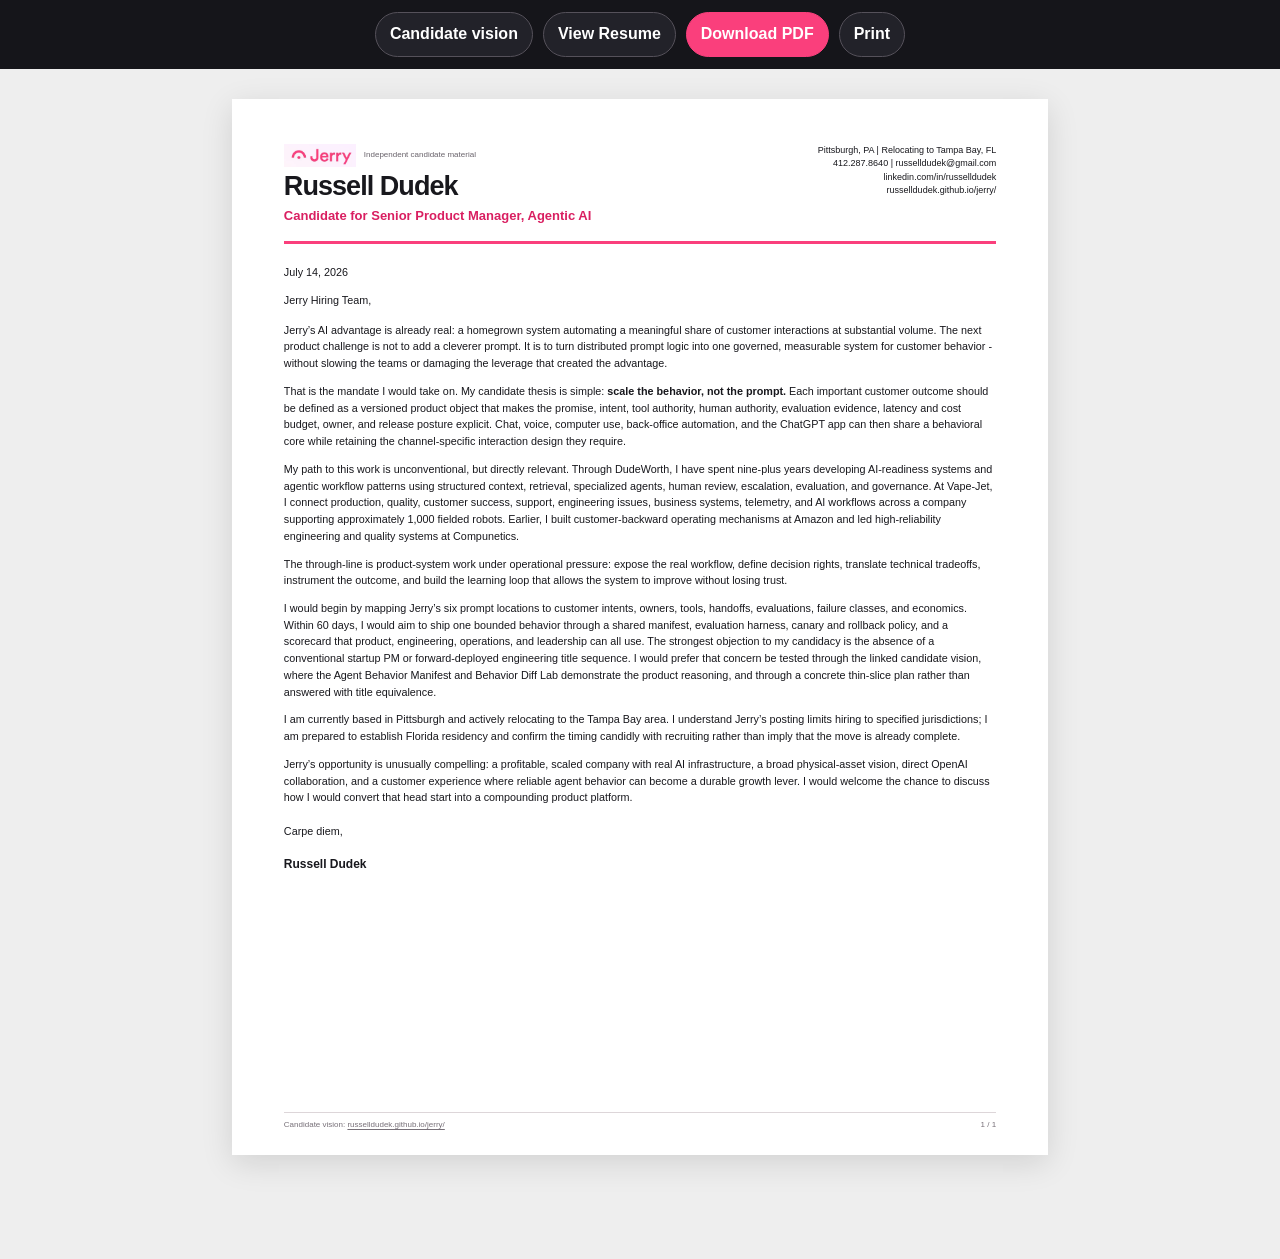
<file: cover-letter.html>
<!doctype html><html lang="en"><head><meta charset="utf-8"><meta name="viewport" content="width=device-width,initial-scale=1"><title>Russell Dudek - Jerry Cover Letter</title><link rel="stylesheet" href="styles.css"></head><body class="doc-body">
<nav class="doc-toolbar" aria-label="Document controls"><a href="index.html">Candidate vision</a><a href="resume.html">View Resume</a><a class="primary" href="docs/Russell-Dudek-Jerry-Cover-Letter.pdf" download>Download PDF</a><button onclick="window.print()">Print</button></nav>
<main class="document-stack"><section class="paper">
<header class="doc-head"><div><div class="doc-brand"><img src="assets/brand/jerry-wordmark.png" alt="Jerry"><span>Independent candidate material</span></div><div class="doc-name">Russell Dudek</div><div class="doc-title">Candidate for Senior Product Manager, Agentic AI</div></div><div class="doc-contact">Pittsburgh, PA | Relocating to Tampa Bay, FL<br><a href="tel:+14122878640">412.287.8640</a> | <a href="mailto:russelldudek@gmail.com">russelldudek@gmail.com</a><br><a href="https://www.linkedin.com/in/russelldudek">linkedin.com/in/russelldudek</a><br><a href="https://russelldudek.github.io/jerry/">russelldudek.github.io/jerry/</a></div></header>
<div class="letter-body">
<p>July 14, 2026</p>
<p class="salutation">Jerry Hiring Team,</p>
<p>Jerry’s AI advantage is already real: a homegrown system automating a meaningful share of customer interactions at substantial volume. The next product challenge is not to add a cleverer prompt. It is to turn distributed prompt logic into one governed, measurable system for customer behavior - without slowing the teams or damaging the leverage that created the advantage.</p>
<p>That is the mandate I would take on. My candidate thesis is simple: <strong>scale the behavior, not the prompt.</strong> Each important customer outcome should be defined as a versioned product object that makes the promise, intent, tool authority, human authority, evaluation evidence, latency and cost budget, owner, and release posture explicit. Chat, voice, computer use, back-office automation, and the ChatGPT app can then share a behavioral core while retaining the channel-specific interaction design they require.</p>
<p>My path to this work is unconventional, but directly relevant. Through DudeWorth, I have spent nine-plus years developing AI-readiness systems and agentic workflow patterns using structured context, retrieval, specialized agents, human review, escalation, evaluation, and governance. At Vape-Jet, I connect production, quality, customer success, support, engineering issues, business systems, telemetry, and AI workflows across a company supporting approximately 1,000 fielded robots. Earlier, I built customer-backward operating mechanisms at Amazon and led high-reliability engineering and quality systems at Compunetics.</p>
<p>The through-line is product-system work under operational pressure: expose the real workflow, define decision rights, translate technical tradeoffs, instrument the outcome, and build the learning loop that allows the system to improve without losing trust.</p>
<p>I would begin by mapping Jerry’s six prompt locations to customer intents, owners, tools, handoffs, evaluations, failure classes, and economics. Within 60 days, I would aim to ship one bounded behavior through a shared manifest, evaluation harness, canary and rollback policy, and a scorecard that product, engineering, operations, and leadership can all use. The strongest objection to my candidacy is the absence of a conventional startup PM or forward-deployed engineering title sequence. I would prefer that concern be tested through the linked candidate vision, where the Agent Behavior Manifest and Behavior Diff Lab demonstrate the product reasoning, and through a concrete thin-slice plan rather than answered with title equivalence.</p>
<p>I am currently based in Pittsburgh and actively relocating to the Tampa Bay area. I understand Jerry’s posting limits hiring to specified jurisdictions; I am prepared to establish Florida residency and confirm the timing candidly with recruiting rather than imply that the move is already complete.</p>
<p>Jerry’s opportunity is unusually compelling: a profitable, scaled company with real AI infrastructure, a broad physical-asset vision, direct OpenAI collaboration, and a customer experience where reliable agent behavior can become a durable growth lever. I would welcome the chance to discuss how I would convert that head start into a compounding product platform.</p>
<div class="letter-signature"><p>Carpe diem,</p><strong>Russell Dudek</strong></div>
</div>
<footer class="doc-footer"><span>Candidate vision: <a href="https://russelldudek.github.io/jerry/">russelldudek.github.io/jerry/</a></span><span>1 / 1</span></footer>
</section></main></body></html>
</file>
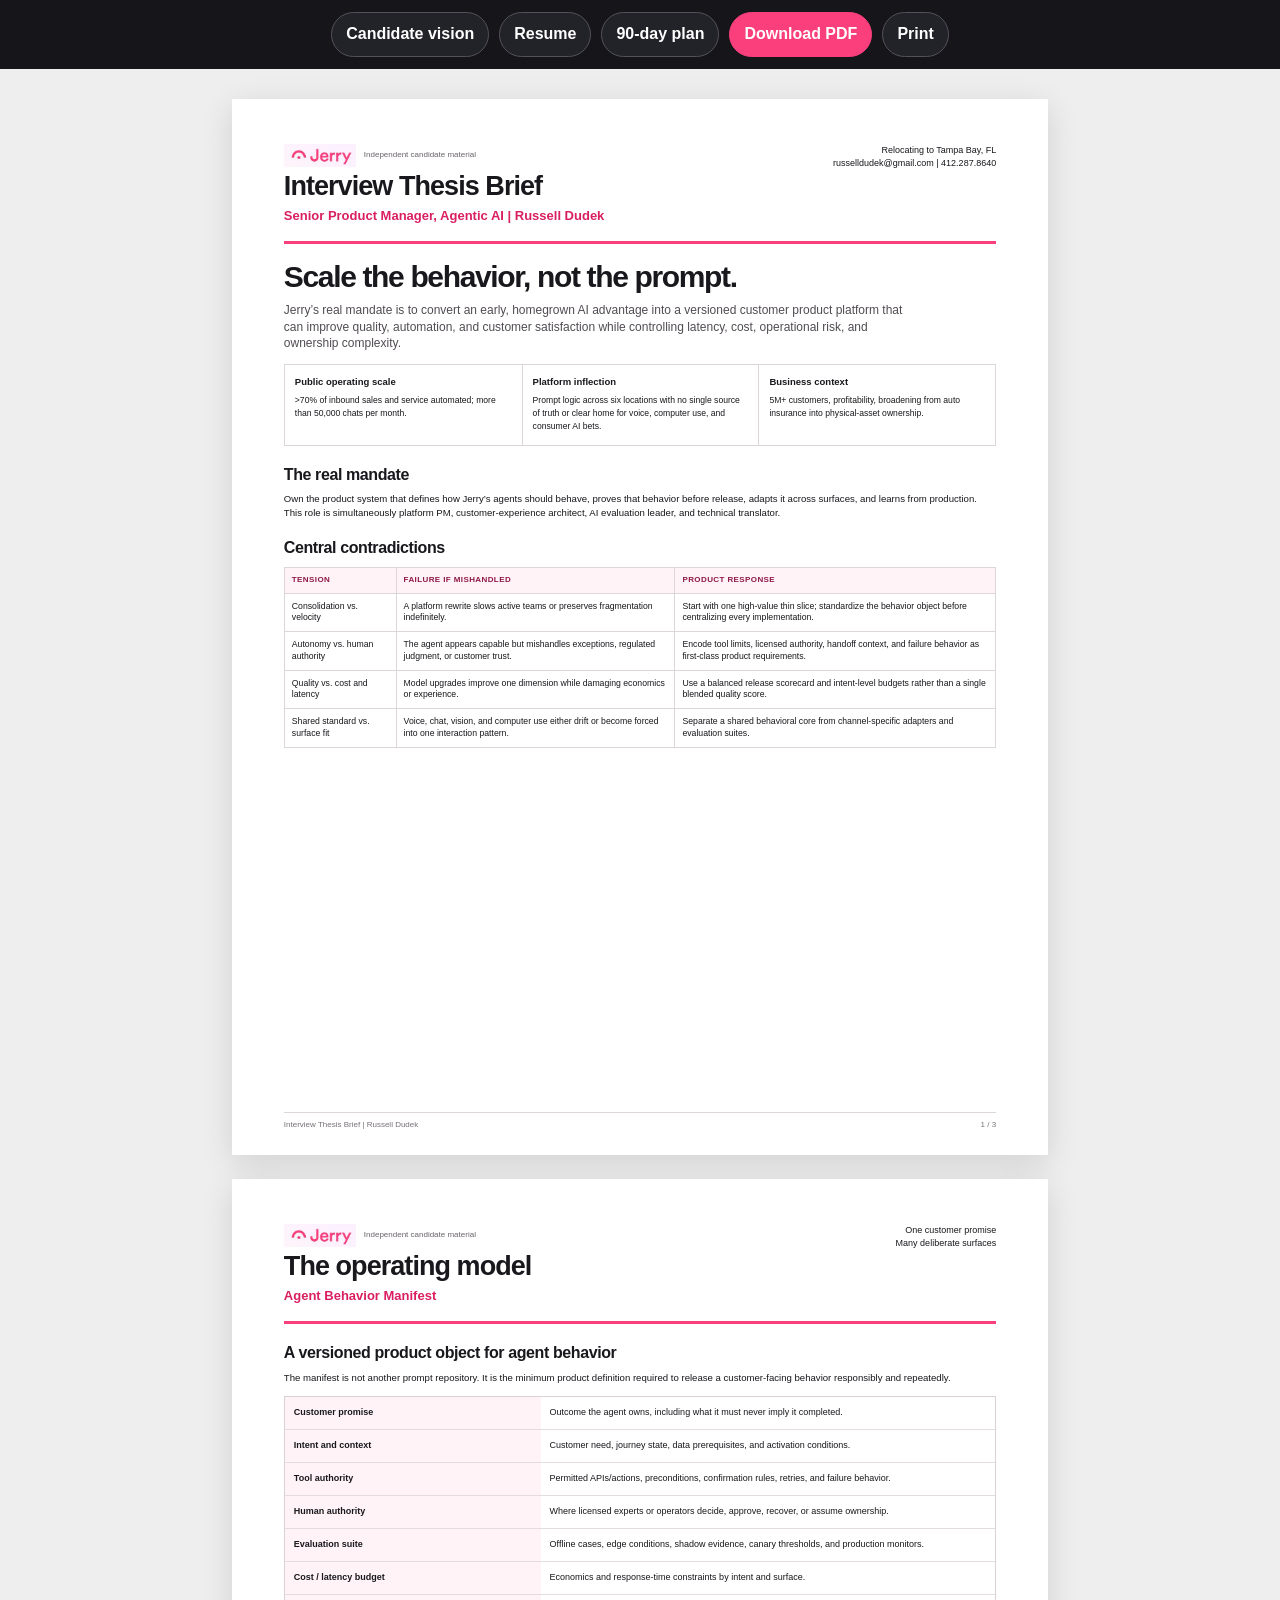
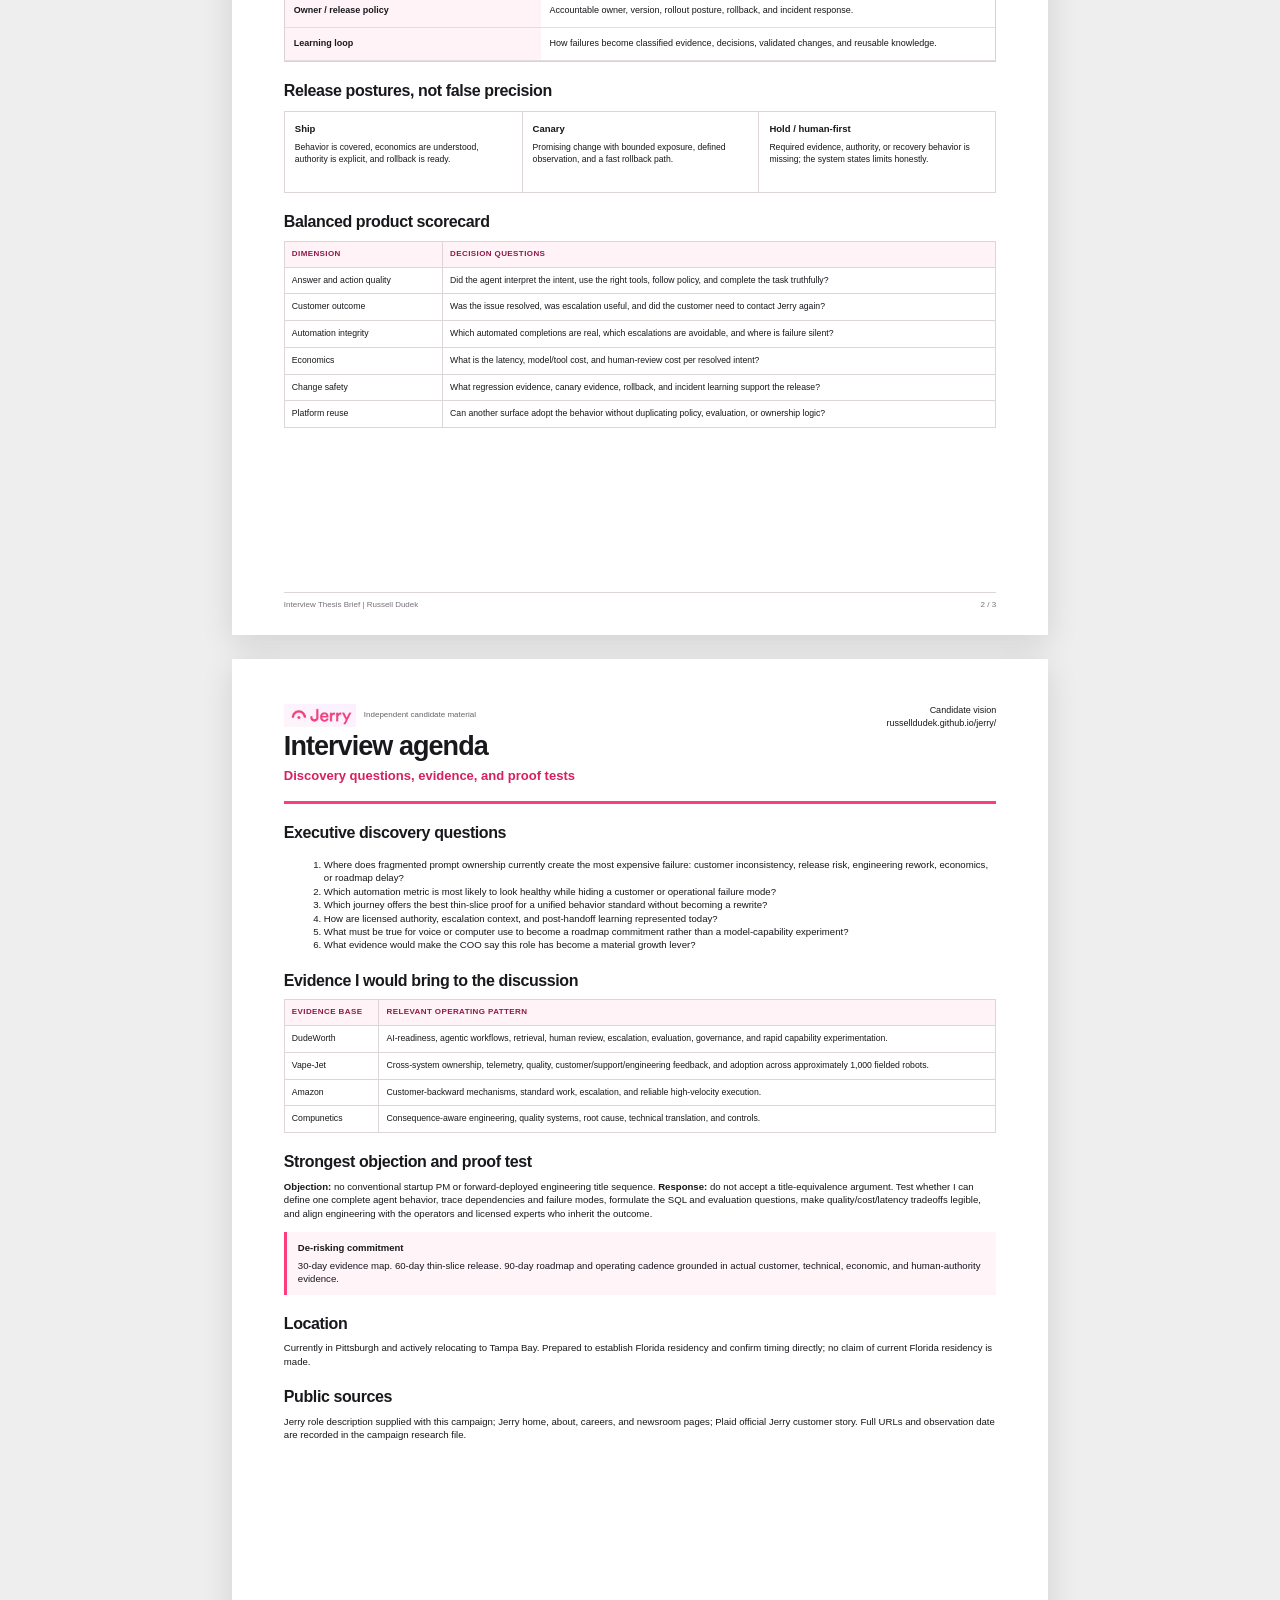
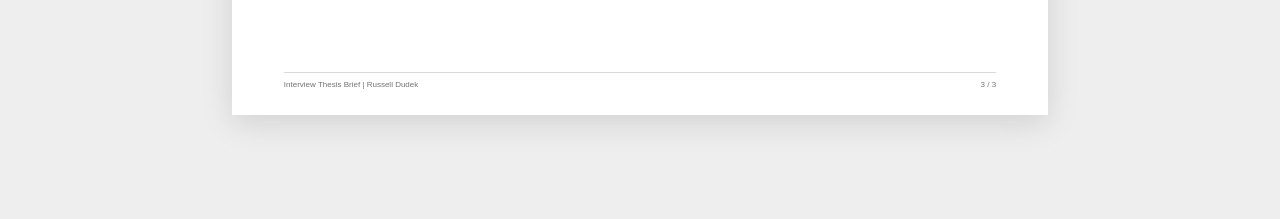
<file: interview-brief.html>
<!doctype html><html lang="en"><head><meta charset="utf-8"><meta name="viewport" content="width=device-width,initial-scale=1"><title>Jerry Interview Thesis Brief - Russell Dudek</title><link rel="stylesheet" href="styles.css"></head><body class="doc-body">
<nav class="doc-toolbar"><a href="index.html">Candidate vision</a><a href="resume.html">Resume</a><a href="90-day-plan.html">90-day plan</a><a class="primary" href="docs/Russell-Dudek-Jerry-Interview-Brief.pdf" download>Download PDF</a><button onclick="window.print()">Print</button></nav>
<main class="document-stack">
<section class="paper"><header class="doc-head"><div><div class="doc-brand"><img src="assets/brand/jerry-wordmark.png" alt="Jerry"><span>Independent candidate material</span></div><div class="doc-name">Interview Thesis Brief</div><div class="doc-title">Senior Product Manager, Agentic AI | Russell Dudek</div></div><div class="doc-contact">Relocating to Tampa Bay, FL<br>russelldudek@gmail.com | 412.287.8640</div></header>
<h1 class="report-title">Scale the behavior, not the prompt.</h1><p class="report-deck">Jerry’s real mandate is to convert an early, homegrown AI advantage into a versioned customer product platform that can improve quality, automation, and customer satisfaction while controlling latency, cost, operational risk, and ownership complexity.</p>
<div class="report-band"><div><strong>Public operating scale</strong><p>&gt;70% of inbound sales and service automated; more than 50,000 chats per month.</p></div><div><strong>Platform inflection</strong><p>Prompt logic across six locations with no single source of truth or clear home for voice, computer use, and consumer AI bets.</p></div><div><strong>Business context</strong><p>5M+ customers, profitability, broadening from auto insurance into physical-asset ownership.</p></div></div>
<section class="report-section"><h2>The real mandate</h2><p>Own the product system that defines how Jerry’s agents should behave, proves that behavior before release, adapts it across surfaces, and learns from production. This role is simultaneously platform PM, customer-experience architect, AI evaluation leader, and technical translator.</p></section>
<section class="report-section"><h2>Central contradictions</h2><table class="report-table"><thead><tr><th>Tension</th><th>Failure if mishandled</th><th>Product response</th></tr></thead><tbody><tr><td>Consolidation vs. velocity</td><td>A platform rewrite slows active teams or preserves fragmentation indefinitely.</td><td>Start with one high-value thin slice; standardize the behavior object before centralizing every implementation.</td></tr><tr><td>Autonomy vs. human authority</td><td>The agent appears capable but mishandles exceptions, regulated judgment, or customer trust.</td><td>Encode tool limits, licensed authority, handoff context, and failure behavior as first-class product requirements.</td></tr><tr><td>Quality vs. cost and latency</td><td>Model upgrades improve one dimension while damaging economics or experience.</td><td>Use a balanced release scorecard and intent-level budgets rather than a single blended quality score.</td></tr><tr><td>Shared standard vs. surface fit</td><td>Voice, chat, vision, and computer use either drift or become forced into one interaction pattern.</td><td>Separate a shared behavioral core from channel-specific adapters and evaluation suites.</td></tr></tbody></table></section>
<footer class="doc-footer"><span>Interview Thesis Brief | Russell Dudek</span><span>1 / 3</span></footer></section>

<section class="paper"><header class="doc-head"><div><div class="doc-brand"><img src="assets/brand/jerry-wordmark.png" alt="Jerry"><span>Independent candidate material</span></div><div class="doc-name">The operating model</div><div class="doc-title">Agent Behavior Manifest</div></div><div class="doc-contact">One customer promise<br>Many deliberate surfaces</div></header>
<section class="report-section"><h2>A versioned product object for agent behavior</h2><p>The manifest is not another prompt repository. It is the minimum product definition required to release a customer-facing behavior responsibly and repeatedly.</p>
<div class="manifest-sheet"><div>Customer promise</div><div>Outcome the agent owns, including what it must never imply it completed.</div><div>Intent and context</div><div>Customer need, journey state, data prerequisites, and activation conditions.</div><div>Tool authority</div><div>Permitted APIs/actions, preconditions, confirmation rules, retries, and failure behavior.</div><div>Human authority</div><div>Where licensed experts or operators decide, approve, recover, or assume ownership.</div><div>Evaluation suite</div><div>Offline cases, edge conditions, shadow evidence, canary thresholds, and production monitors.</div><div>Cost / latency budget</div><div>Economics and response-time constraints by intent and surface.</div><div>Owner / release policy</div><div>Accountable owner, version, rollout posture, rollback, and incident response.</div><div>Learning loop</div><div>How failures become classified evidence, decisions, validated changes, and reusable knowledge.</div></div></section>
<section class="report-section"><h2>Release postures, not false precision</h2><div class="report-band"><div><strong>Ship</strong><p>Behavior is covered, economics are understood, authority is explicit, and rollback is ready.</p></div><div><strong>Canary</strong><p>Promising change with bounded exposure, defined observation, and a fast rollback path.</p></div><div><strong>Hold / human-first</strong><p>Required evidence, authority, or recovery behavior is missing; the system states limits honestly.</p></div></div></section>
<section class="report-section"><h2>Balanced product scorecard</h2><table class="report-table"><thead><tr><th>Dimension</th><th>Decision questions</th></tr></thead><tbody><tr><td>Answer and action quality</td><td>Did the agent interpret the intent, use the right tools, follow policy, and complete the task truthfully?</td></tr><tr><td>Customer outcome</td><td>Was the issue resolved, was escalation useful, and did the customer need to contact Jerry again?</td></tr><tr><td>Automation integrity</td><td>Which automated completions are real, which escalations are avoidable, and where is failure silent?</td></tr><tr><td>Economics</td><td>What is the latency, model/tool cost, and human-review cost per resolved intent?</td></tr><tr><td>Change safety</td><td>What regression evidence, canary evidence, rollback, and incident learning support the release?</td></tr><tr><td>Platform reuse</td><td>Can another surface adopt the behavior without duplicating policy, evaluation, or ownership logic?</td></tr></tbody></table></section>
<footer class="doc-footer"><span>Interview Thesis Brief | Russell Dudek</span><span>2 / 3</span></footer></section>

<section class="paper"><header class="doc-head"><div><div class="doc-brand"><img src="assets/brand/jerry-wordmark.png" alt="Jerry"><span>Independent candidate material</span></div><div class="doc-name">Interview agenda</div><div class="doc-title">Discovery questions, evidence, and proof tests</div></div><div class="doc-contact">Candidate vision<br>russelldudek.github.io/jerry/</div></header>
<section class="report-section"><h2>Executive discovery questions</h2><ol><li>Where does fragmented prompt ownership currently create the most expensive failure: customer inconsistency, release risk, engineering rework, economics, or roadmap delay?</li><li>Which automation metric is most likely to look healthy while hiding a customer or operational failure mode?</li><li>Which journey offers the best thin-slice proof for a unified behavior standard without becoming a rewrite?</li><li>How are licensed authority, escalation context, and post-handoff learning represented today?</li><li>What must be true for voice or computer use to become a roadmap commitment rather than a model-capability experiment?</li><li>What evidence would make the COO say this role has become a material growth lever?</li></ol></section>
<section class="report-section"><h2>Evidence I would bring to the discussion</h2><table class="report-table"><thead><tr><th>Evidence base</th><th>Relevant operating pattern</th></tr></thead><tbody><tr><td>DudeWorth</td><td>AI-readiness, agentic workflows, retrieval, human review, escalation, evaluation, governance, and rapid capability experimentation.</td></tr><tr><td>Vape-Jet</td><td>Cross-system ownership, telemetry, quality, customer/support/engineering feedback, and adoption across approximately 1,000 fielded robots.</td></tr><tr><td>Amazon</td><td>Customer-backward mechanisms, standard work, escalation, and reliable high-velocity execution.</td></tr><tr><td>Compunetics</td><td>Consequence-aware engineering, quality systems, root cause, technical translation, and controls.</td></tr></tbody></table></section>
<section class="report-section"><h2>Strongest objection and proof test</h2><p><strong>Objection:</strong> no conventional startup PM or forward-deployed engineering title sequence. <strong>Response:</strong> do not accept a title-equivalence argument. Test whether I can define one complete agent behavior, trace dependencies and failure modes, formulate the SQL and evaluation questions, make quality/cost/latency tradeoffs legible, and align engineering with the operators and licensed experts who inherit the outcome.</p><div class="doc-callout"><strong>De-risking commitment</strong><p>30-day evidence map. 60-day thin-slice release. 90-day roadmap and operating cadence grounded in actual customer, technical, economic, and human-authority evidence.</p></div></section>
<section class="report-section"><h2>Location</h2><p>Currently in Pittsburgh and actively relocating to Tampa Bay. Prepared to establish Florida residency and confirm timing directly; no claim of current Florida residency is made.</p></section>
<section class="report-section"><h2>Public sources</h2><p>Jerry role description supplied with this campaign; Jerry home, about, careers, and newsroom pages; Plaid official Jerry customer story. Full URLs and observation date are recorded in the campaign research file.</p></section>
<footer class="doc-footer"><span>Interview Thesis Brief | Russell Dudek</span><span>3 / 3</span></footer></section>
</main></body></html>
</file>
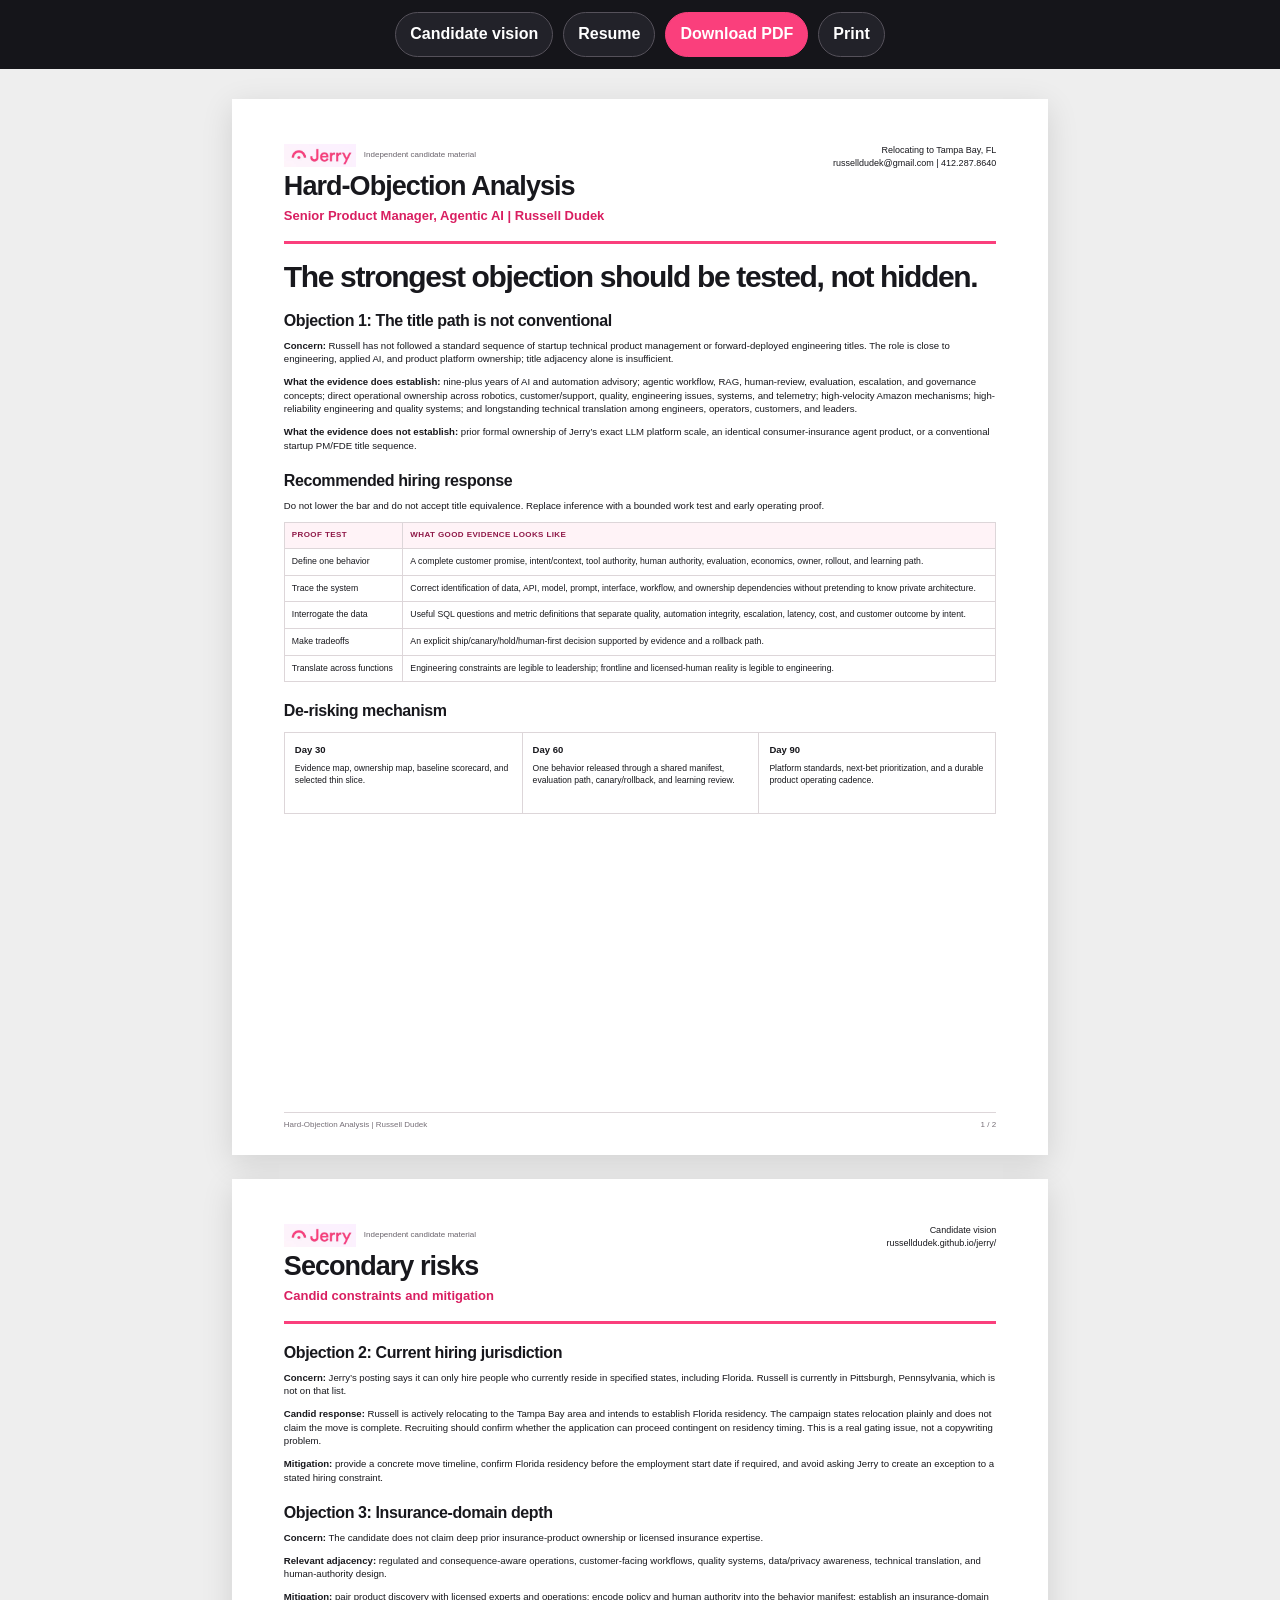
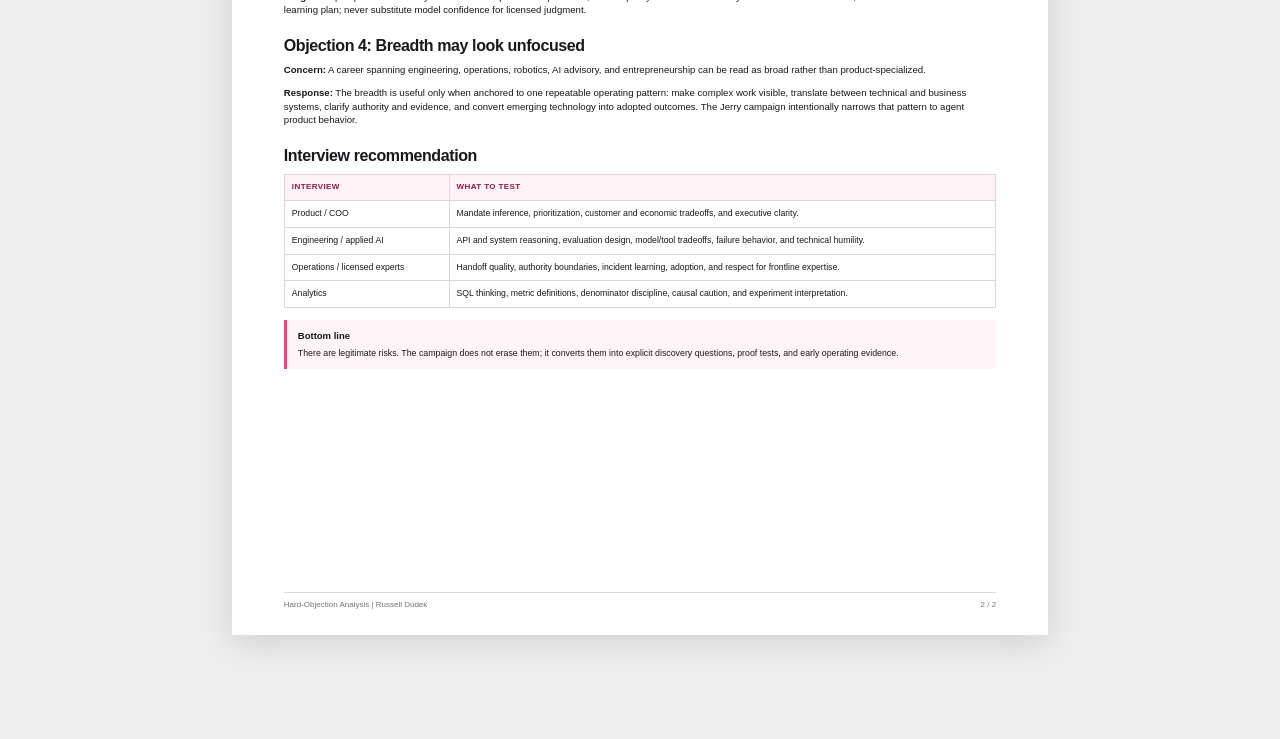
<file: objection-analysis.html>
<!doctype html><html lang="en"><head><meta charset="utf-8"><meta name="viewport" content="width=device-width,initial-scale=1"><title>Jerry Hard-Objection Analysis - Russell Dudek</title><link rel="stylesheet" href="styles.css"></head><body class="doc-body"><nav class="doc-toolbar"><a href="index.html">Candidate vision</a><a href="resume.html">Resume</a><a class="primary" href="docs/Russell-Dudek-Jerry-Hard-Objection.pdf" download>Download PDF</a><button onclick="window.print()">Print</button></nav><main class="document-stack">
<section class="paper"><header class="doc-head"><div><div class="doc-brand"><img src="assets/brand/jerry-wordmark.png" alt="Jerry"><span>Independent candidate material</span></div><div class="doc-name">Hard-Objection Analysis</div><div class="doc-title">Senior Product Manager, Agentic AI | Russell Dudek</div></div><div class="doc-contact">Relocating to Tampa Bay, FL<br>russelldudek@gmail.com | 412.287.8640</div></header><h1 class="report-title">The strongest objection should be tested, not hidden.</h1><section class="report-section"><h2>Objection 1: The title path is not conventional</h2><p><strong>Concern:</strong> Russell has not followed a standard sequence of startup technical product management or forward-deployed engineering titles. The role is close to engineering, applied AI, and product platform ownership; title adjacency alone is insufficient.</p><p><strong>What the evidence does establish:</strong> nine-plus years of AI and automation advisory; agentic workflow, RAG, human-review, evaluation, escalation, and governance concepts; direct operational ownership across robotics, customer/support, quality, engineering issues, systems, and telemetry; high-velocity Amazon mechanisms; high-reliability engineering and quality systems; and longstanding technical translation among engineers, operators, customers, and leaders.</p><p><strong>What the evidence does not establish:</strong> prior formal ownership of Jerry’s exact LLM platform scale, an identical consumer-insurance agent product, or a conventional startup PM/FDE title sequence.</p></section>
<section class="report-section"><h2>Recommended hiring response</h2><p>Do not lower the bar and do not accept title equivalence. Replace inference with a bounded work test and early operating proof.</p><table class="report-table"><thead><tr><th>Proof test</th><th>What good evidence looks like</th></tr></thead><tbody><tr><td>Define one behavior</td><td>A complete customer promise, intent/context, tool authority, human authority, evaluation, economics, owner, rollout, and learning path.</td></tr><tr><td>Trace the system</td><td>Correct identification of data, API, model, prompt, interface, workflow, and ownership dependencies without pretending to know private architecture.</td></tr><tr><td>Interrogate the data</td><td>Useful SQL questions and metric definitions that separate quality, automation integrity, escalation, latency, cost, and customer outcome by intent.</td></tr><tr><td>Make tradeoffs</td><td>An explicit ship/canary/hold/human-first decision supported by evidence and a rollback path.</td></tr><tr><td>Translate across functions</td><td>Engineering constraints are legible to leadership; frontline and licensed-human reality is legible to engineering.</td></tr></tbody></table></section>
<section class="report-section"><h2>De-risking mechanism</h2><div class="report-band"><div><strong>Day 30</strong><p>Evidence map, ownership map, baseline scorecard, and selected thin slice.</p></div><div><strong>Day 60</strong><p>One behavior released through a shared manifest, evaluation path, canary/rollback, and learning review.</p></div><div><strong>Day 90</strong><p>Platform standards, next-bet prioritization, and a durable product operating cadence.</p></div></div></section>
<footer class="doc-footer"><span>Hard-Objection Analysis | Russell Dudek</span><span>1 / 2</span></footer></section>

<section class="paper"><header class="doc-head"><div><div class="doc-brand"><img src="assets/brand/jerry-wordmark.png" alt="Jerry"><span>Independent candidate material</span></div><div class="doc-name">Secondary risks</div><div class="doc-title">Candid constraints and mitigation</div></div><div class="doc-contact">Candidate vision<br>russelldudek.github.io/jerry/</div></header>
<section class="report-section"><h2>Objection 2: Current hiring jurisdiction</h2><p><strong>Concern:</strong> Jerry’s posting says it can only hire people who currently reside in specified states, including Florida. Russell is currently in Pittsburgh, Pennsylvania, which is not on that list.</p><p><strong>Candid response:</strong> Russell is actively relocating to the Tampa Bay area and intends to establish Florida residency. The campaign states relocation plainly and does not claim the move is complete. Recruiting should confirm whether the application can proceed contingent on residency timing. This is a real gating issue, not a copywriting problem.</p><p><strong>Mitigation:</strong> provide a concrete move timeline, confirm Florida residency before the employment start date if required, and avoid asking Jerry to create an exception to a stated hiring constraint.</p></section>
<section class="report-section"><h2>Objection 3: Insurance-domain depth</h2><p><strong>Concern:</strong> The candidate does not claim deep prior insurance-product ownership or licensed insurance expertise.</p><p><strong>Relevant adjacency:</strong> regulated and consequence-aware operations, customer-facing workflows, quality systems, data/privacy awareness, technical translation, and human-authority design.</p><p><strong>Mitigation:</strong> pair product discovery with licensed experts and operations; encode policy and human authority into the behavior manifest; establish an insurance-domain learning plan; never substitute model confidence for licensed judgment.</p></section>
<section class="report-section"><h2>Objection 4: Breadth may look unfocused</h2><p><strong>Concern:</strong> A career spanning engineering, operations, robotics, AI advisory, and entrepreneurship can be read as broad rather than product-specialized.</p><p><strong>Response:</strong> The breadth is useful only when anchored to one repeatable operating pattern: make complex work visible, translate between technical and business systems, clarify authority and evidence, and convert emerging technology into adopted outcomes. The Jerry campaign intentionally narrows that pattern to agent product behavior.</p></section>
<section class="report-section"><h2>Interview recommendation</h2><table class="report-table"><thead><tr><th>Interview</th><th>What to test</th></tr></thead><tbody><tr><td>Product / COO</td><td>Mandate inference, prioritization, customer and economic tradeoffs, and executive clarity.</td></tr><tr><td>Engineering / applied AI</td><td>API and system reasoning, evaluation design, model/tool tradeoffs, failure behavior, and technical humility.</td></tr><tr><td>Operations / licensed experts</td><td>Handoff quality, authority boundaries, incident learning, adoption, and respect for frontline expertise.</td></tr><tr><td>Analytics</td><td>SQL thinking, metric definitions, denominator discipline, causal caution, and experiment interpretation.</td></tr></tbody></table></section>
<div class="doc-callout"><strong>Bottom line</strong><p>There are legitimate risks. The campaign does not erase them; it converts them into explicit discovery questions, proof tests, and early operating evidence.</p></div>
<footer class="doc-footer"><span>Hard-Objection Analysis | Russell Dudek</span><span>2 / 2</span></footer></section></main></body></html>
</file>
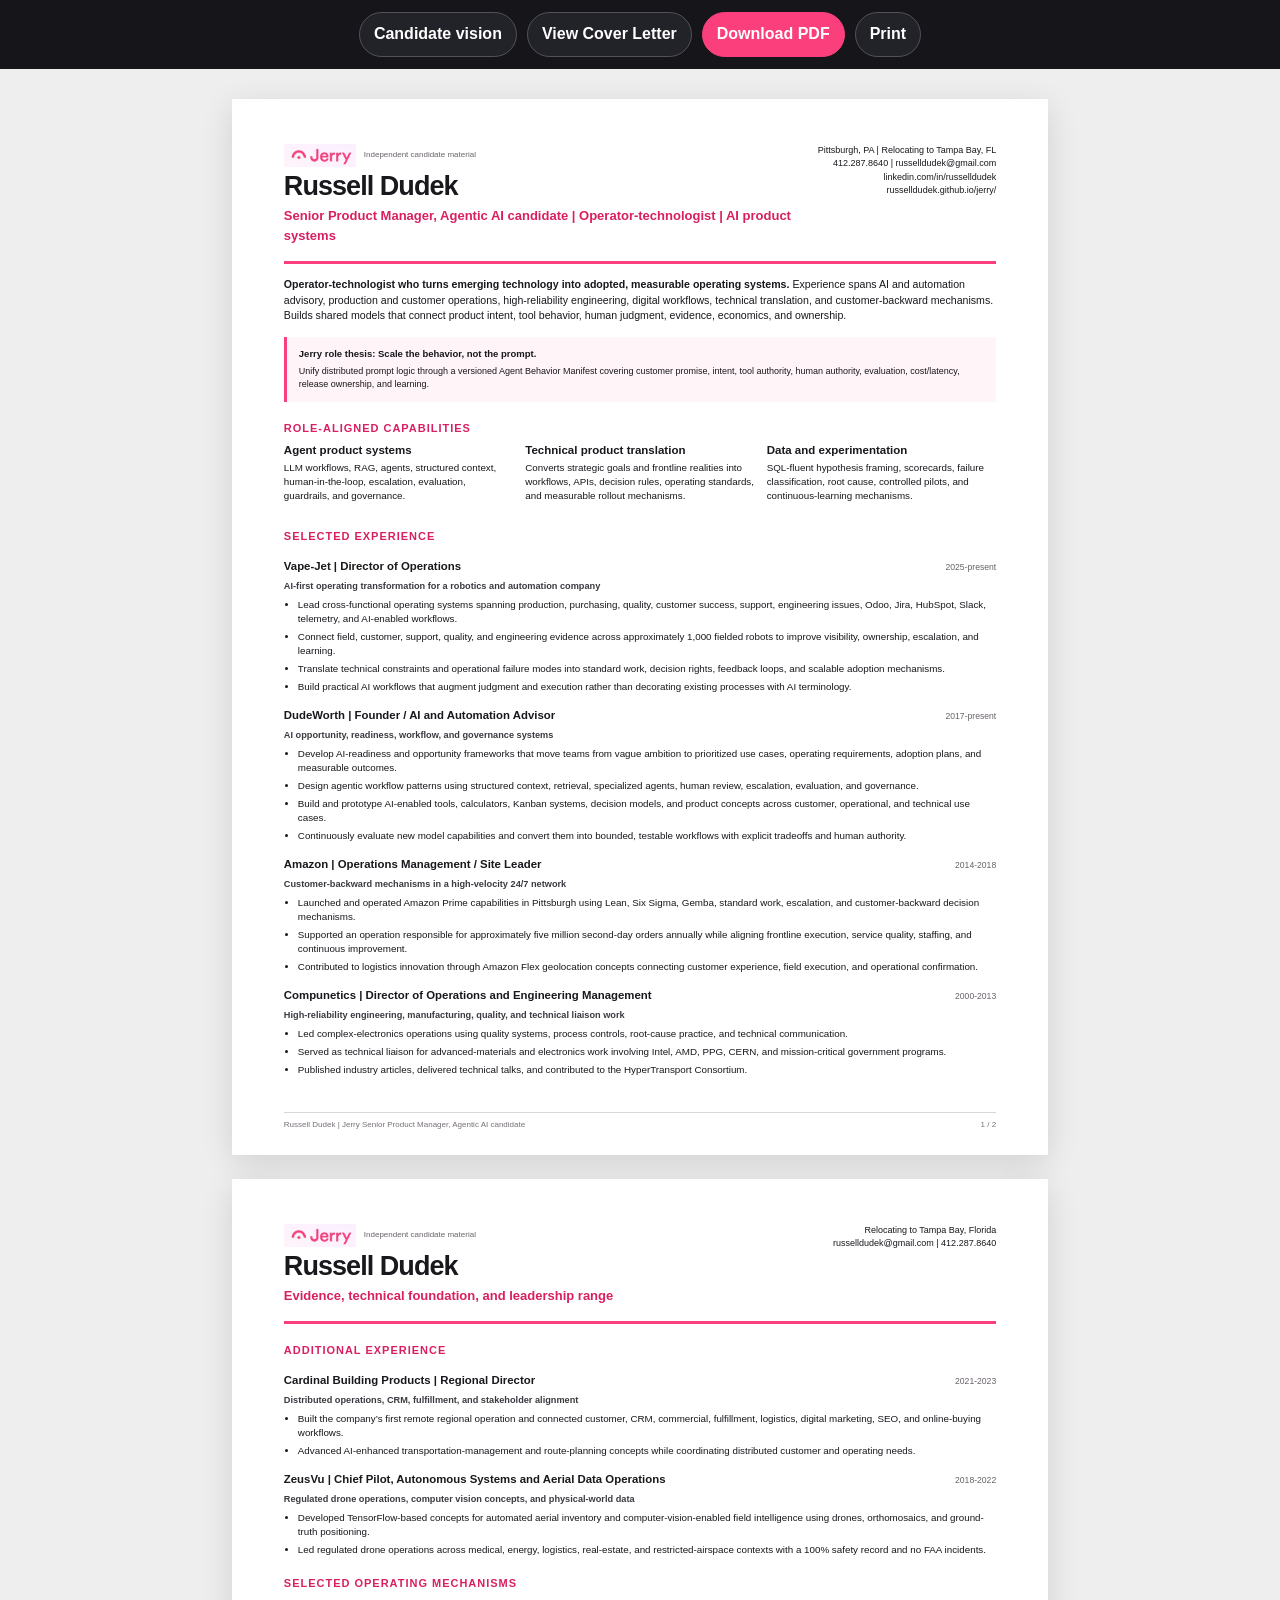
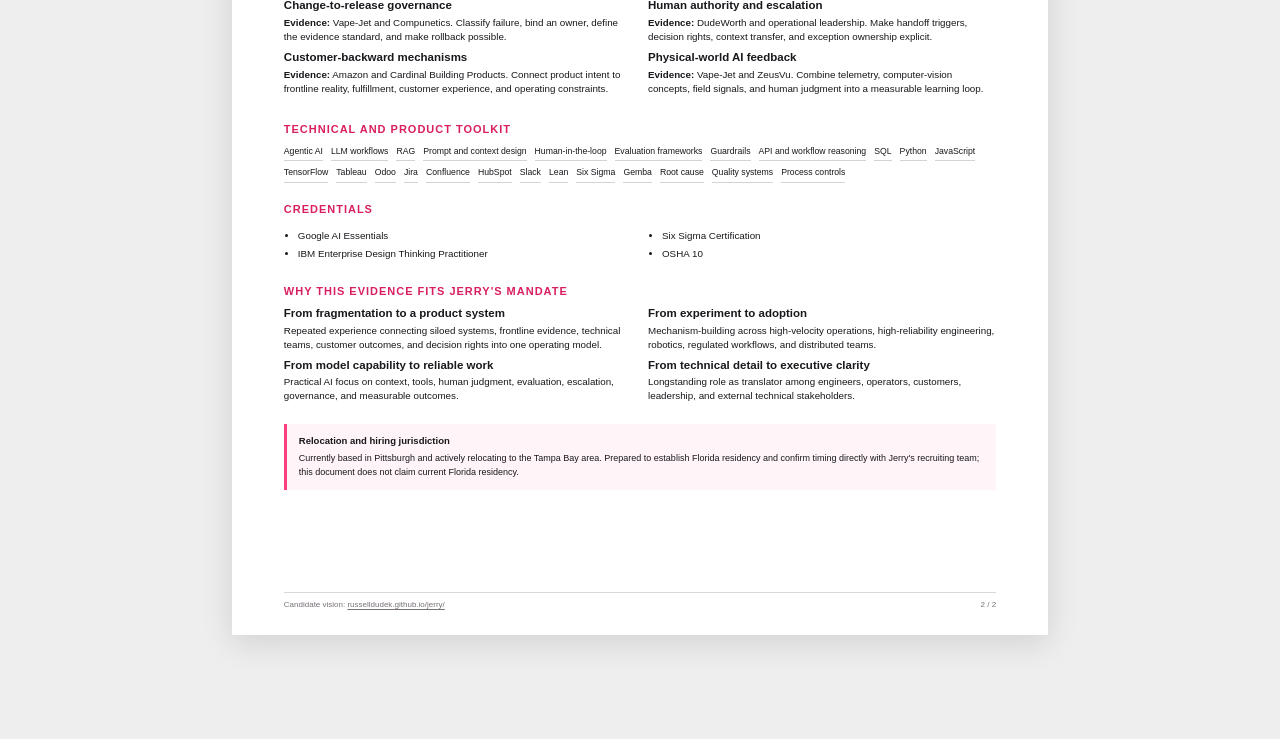
<file: resume.html>
<!DOCTYPE html>
<html lang="en"><head><meta charset="utf-8"/><meta content="width=device-width,initial-scale=1" name="viewport"/><title>Russell Dudek - Jerry Resume</title><link href="styles.css" rel="stylesheet"/></head><body class="doc-body resume-doc">
<nav aria-label="Document controls" class="doc-toolbar"><a href="index.html">Candidate vision</a><a href="cover-letter.html">View Cover Letter</a><a class="primary" download="" href="docs/Russell-Dudek-Jerry-Resume.pdf">Download PDF</a><button onclick="window.print()">Print</button></nav>
<main class="document-stack">
<section class="paper">
<header class="doc-head"><div><div class="doc-brand"><img alt="Jerry" src="assets/brand/jerry-wordmark.png"/><span>Independent candidate material</span></div><div class="doc-name">Russell Dudek</div><div class="doc-title">Senior Product Manager, Agentic AI candidate | Operator-technologist | AI product systems</div></div><div class="doc-contact">Pittsburgh, PA | Relocating to Tampa Bay, FL<br/><a href="tel:+14122878640">412.287.8640</a> | <a href="mailto:russelldudek@gmail.com">russelldudek@gmail.com</a><br/><a href="https://www.linkedin.com/in/russelldudek">linkedin.com/in/russelldudek</a><br/><a href="https://russelldudek.github.io/jerry/">russelldudek.github.io/jerry/</a></div></header>
<p class="doc-summary"><strong>Operator-technologist who turns emerging technology into adopted, measurable operating systems.</strong> Experience spans AI and automation advisory, production and customer operations, high-reliability engineering, digital workflows, technical translation, and customer-backward mechanisms. Builds shared models that connect product intent, tool behavior, human judgment, evidence, economics, and ownership.</p>
<div class="doc-callout"><strong>Jerry role thesis: Scale the behavior, not the prompt.</strong><p>Unify distributed prompt logic through a versioned Agent Behavior Manifest covering customer promise, intent, tool authority, human authority, evaluation, cost/latency, release ownership, and learning.</p></div>
<section class="doc-section"><h2>Role-aligned capabilities</h2><div class="doc-grid-3"><div><h3>Agent product systems</h3><p>LLM workflows, RAG, agents, structured context, human-in-the-loop, escalation, evaluation, guardrails, and governance.</p></div><div><h3>Technical product translation</h3><p>Converts strategic goals and frontline realities into workflows, APIs, decision rules, operating standards, and measurable rollout mechanisms.</p></div><div><h3>Data and experimentation</h3><p>SQL-fluent hypothesis framing, scorecards, failure classification, root cause, controlled pilots, and continuous-learning mechanisms.</p></div></div></section>
<section class="doc-section"><h2>Selected experience</h2>
<div class="job"><div class="job-head"><strong>Vape-Jet | Director of Operations</strong><span>2025-present</span></div><em>AI-first operating transformation for a robotics and automation company</em><ul><li>Lead cross-functional operating systems spanning production, purchasing, quality, customer success, support, engineering issues, Odoo, Jira, HubSpot, Slack, telemetry, and AI-enabled workflows.</li><li>Connect field, customer, support, quality, and engineering evidence across approximately 1,000 fielded robots to improve visibility, ownership, escalation, and learning.</li><li>Translate technical constraints and operational failure modes into standard work, decision rights, feedback loops, and scalable adoption mechanisms.</li><li>Build practical AI workflows that augment judgment and execution rather than decorating existing processes with AI terminology.</li></ul></div>
<div class="job"><div class="job-head"><strong>DudeWorth | Founder / AI and Automation Advisor</strong><span>2017-present</span></div><em>AI opportunity, readiness, workflow, and governance systems</em><ul><li>Develop AI-readiness and opportunity frameworks that move teams from vague ambition to prioritized use cases, operating requirements, adoption plans, and measurable outcomes.</li><li>Design agentic workflow patterns using structured context, retrieval, specialized agents, human review, escalation, evaluation, and governance.</li><li>Build and prototype AI-enabled tools, calculators, Kanban systems, decision models, and product concepts across customer, operational, and technical use cases.</li><li>Continuously evaluate new model capabilities and convert them into bounded, testable workflows with explicit tradeoffs and human authority.</li></ul></div>
<div class="job"><div class="job-head"><strong>Amazon | Operations Management / Site Leader</strong><span>2014-2018</span></div><em>Customer-backward mechanisms in a high-velocity 24/7 network</em><ul><li>Launched and operated Amazon Prime capabilities in Pittsburgh using Lean, Six Sigma, Gemba, standard work, escalation, and customer-backward decision mechanisms.</li><li>Supported an operation responsible for approximately five million second-day orders annually while aligning frontline execution, service quality, staffing, and continuous improvement.</li><li>Contributed to logistics innovation through Amazon Flex geolocation concepts connecting customer experience, field execution, and operational confirmation.</li></ul></div>
<div class="job"><div class="job-head"><strong>Compunetics | Director of Operations and Engineering Management</strong><span>2000-2013</span></div><em>High-reliability engineering, manufacturing, quality, and technical liaison work</em><ul><li>Led complex-electronics operations using quality systems, process controls, root-cause practice, and technical communication.</li><li>Served as technical liaison for advanced-materials and electronics work involving Intel, AMD, PPG, CERN, and mission-critical government programs.</li><li>Published industry articles, delivered technical talks, and contributed to the HyperTransport Consortium.</li></ul></div></section>
<footer class="doc-footer"><span>Russell Dudek | Jerry Senior Product Manager, Agentic AI candidate</span><span>1 / 2</span></footer>
</section>
<section class="paper">
<header class="doc-head"><div><div class="doc-brand"><img alt="Jerry" src="assets/brand/jerry-wordmark.png"/><span>Independent candidate material</span></div><div class="doc-name">Russell Dudek</div><div class="doc-title">Evidence, technical foundation, and leadership range</div></div><div class="doc-contact">Relocating to Tampa Bay, Florida<br/><a href="mailto:russelldudek@gmail.com">russelldudek@gmail.com</a> | <a href="tel:+14122878640">412.287.8640</a></div></header>
<section class="doc-section"><h2>Additional experience</h2>

<div class="job"><div class="job-head"><strong>Cardinal Building Products | Regional Director</strong><span>2021-2023</span></div><em>Distributed operations, CRM, fulfillment, and stakeholder alignment</em><ul><li>Built the company’s first remote regional operation and connected customer, CRM, commercial, fulfillment, logistics, digital marketing, SEO, and online-buying workflows.</li><li>Advanced AI-enhanced transportation-management and route-planning concepts while coordinating distributed customer and operating needs.</li></ul></div>
<div class="job"><div class="job-head"><strong>ZeusVu | Chief Pilot, Autonomous Systems and Aerial Data Operations</strong><span>2018-2022</span></div><em>Regulated drone operations, computer vision concepts, and physical-world data</em><ul><li>Developed TensorFlow-based concepts for automated aerial inventory and computer-vision-enabled field intelligence using drones, orthomosaics, and ground-truth positioning.</li><li>Led regulated drone operations across medical, energy, logistics, real-estate, and restricted-airspace contexts with a 100% safety record and no FAA incidents.</li></ul></div>
</section><section class="doc-section mechanism-map"><h2>Selected operating mechanisms</h2><div class="doc-grid-2"><div><h3>Change-to-release governance</h3><p><strong>Evidence:</strong> Vape-Jet and Compunetics. Classify failure, bind an owner, define the evidence standard, and make rollback possible.</p><h3>Customer-backward mechanisms</h3><p><strong>Evidence:</strong> Amazon and Cardinal Building Products. Connect product intent to frontline reality, fulfillment, customer experience, and operating constraints.</p></div><div><h3>Human authority and escalation</h3><p><strong>Evidence:</strong> DudeWorth and operational leadership. Make handoff triggers, decision rights, context transfer, and exception ownership explicit.</p><h3>Physical-world AI feedback</h3><p><strong>Evidence:</strong> Vape-Jet and ZeusVu. Combine telemetry, computer-vision concepts, field signals, and human judgment into a measurable learning loop.</p></div></div></section>
<section class="doc-section"><h2>Technical and product toolkit</h2><div class="skill-strip"><span>Agentic AI</span><span>LLM workflows</span><span>RAG</span><span>Prompt and context design</span><span>Human-in-the-loop</span><span>Evaluation frameworks</span><span>Guardrails</span><span>API and workflow reasoning</span><span>SQL</span><span>Python</span><span>JavaScript</span><span>TensorFlow</span><span>Tableau</span><span>Odoo</span><span>Jira</span><span>Confluence</span><span>HubSpot</span><span>Slack</span><span>Lean</span><span>Six Sigma</span><span>Gemba</span><span>Root cause</span><span>Quality systems</span><span>Process controls</span></div></section>
<section class="doc-section"><h2>Credentials</h2><div class="doc-grid-2"><div><ul><li>Google AI Essentials</li><li>IBM Enterprise Design Thinking Practitioner</li></ul></div><div><ul><li>Six Sigma Certification</li><li>OSHA 10</li></ul></div></div></section>
<section class="doc-section"><h2>Why this evidence fits Jerry's mandate</h2><div class="doc-grid-2"><div><h3>From fragmentation to a product system</h3><p>Repeated experience connecting siloed systems, frontline evidence, technical teams, customer outcomes, and decision rights into one operating model.</p><h3>From model capability to reliable work</h3><p>Practical AI focus on context, tools, human judgment, evaluation, escalation, governance, and measurable outcomes.</p></div><div><h3>From experiment to adoption</h3><p>Mechanism-building across high-velocity operations, high-reliability engineering, robotics, regulated workflows, and distributed teams.</p><h3>From technical detail to executive clarity</h3><p>Longstanding role as translator among engineers, operators, customers, leadership, and external technical stakeholders.</p></div></div></section>
<div class="doc-callout"><strong>Relocation and hiring jurisdiction</strong><p>Currently based in Pittsburgh and actively relocating to the Tampa Bay area. Prepared to establish Florida residency and confirm timing directly with Jerry's recruiting team; this document does not claim current Florida residency.</p></div>
<footer class="doc-footer"><span>Candidate vision: <a href="https://russelldudek.github.io/jerry/">russelldudek.github.io/jerry/</a></span><span>2 / 2</span></footer>
</section>
</main></body></html>
</file>
<file: styles.css>
@import url('brand-tokens.css');
@import url('styles/part-00.css');
@import url('styles/part-01.css');
@import url('styles/part-02.css');
@import url('styles/part-03.css');
</file>
